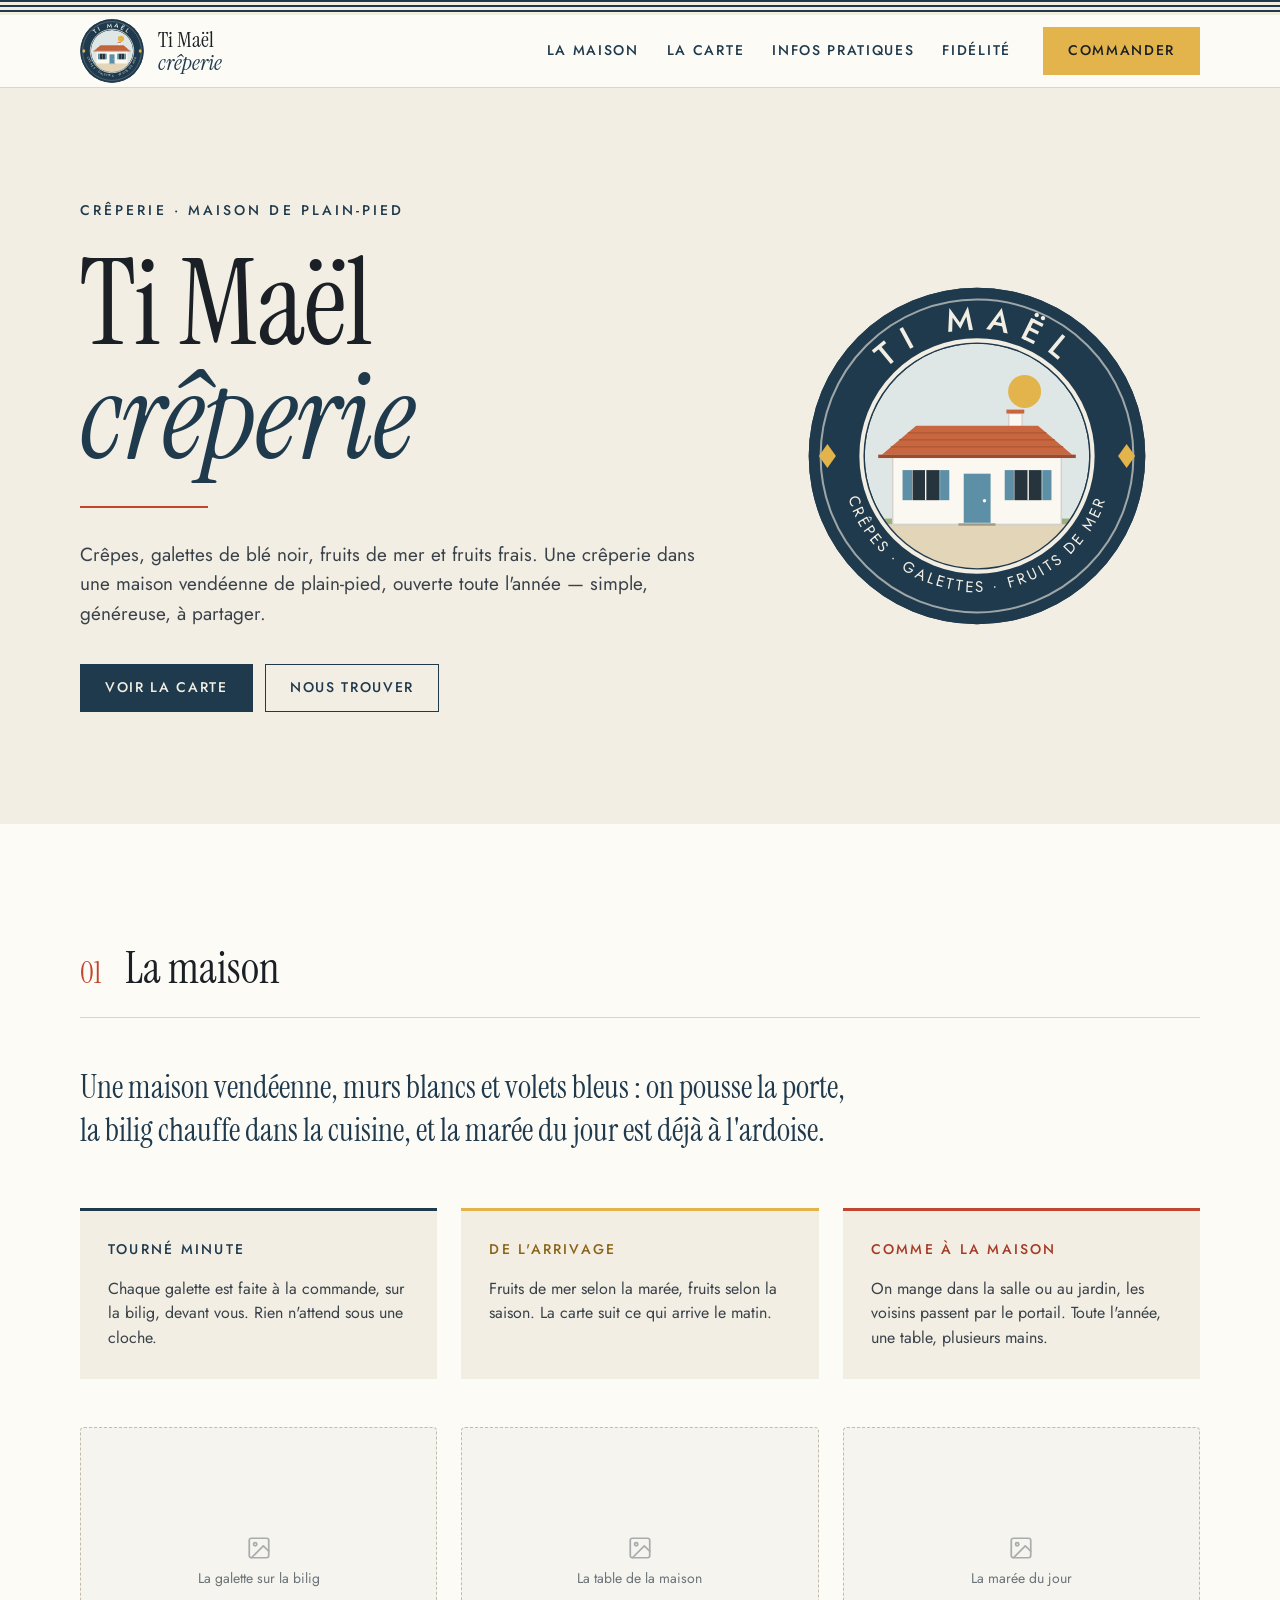
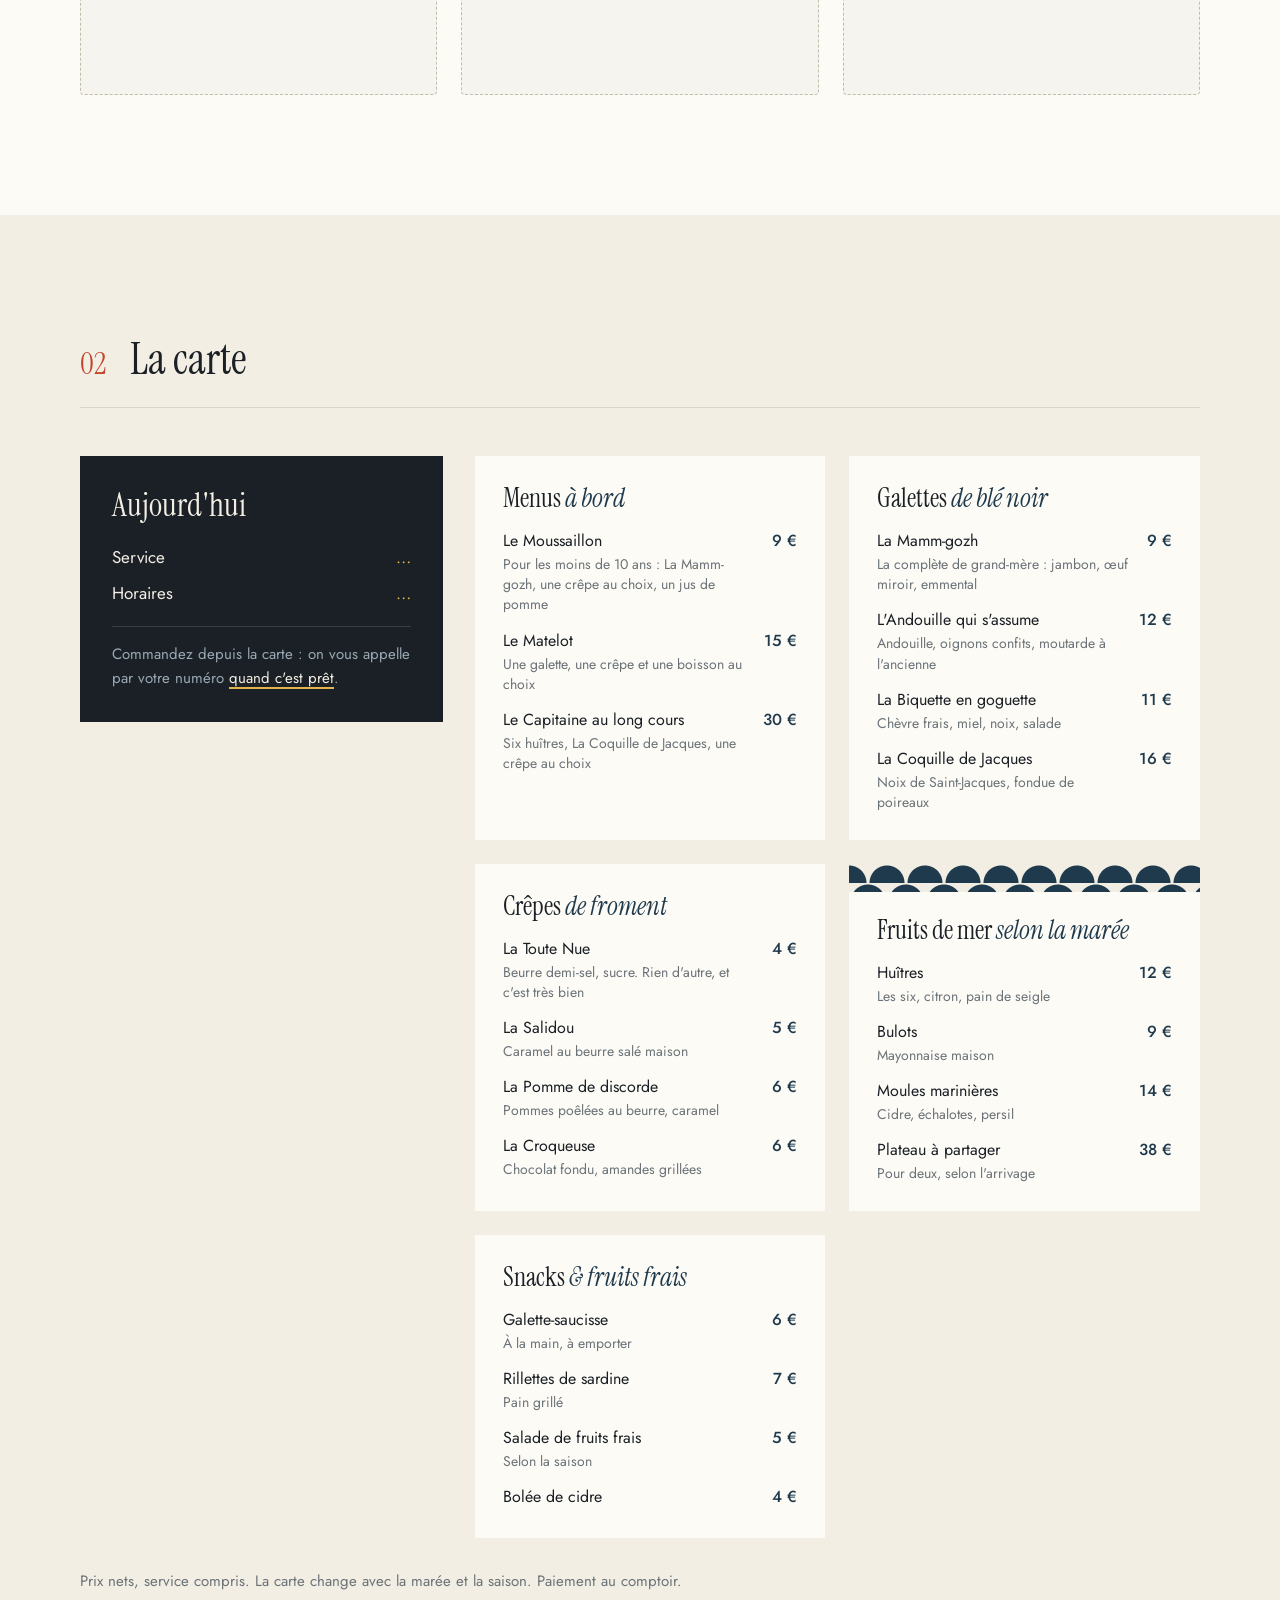
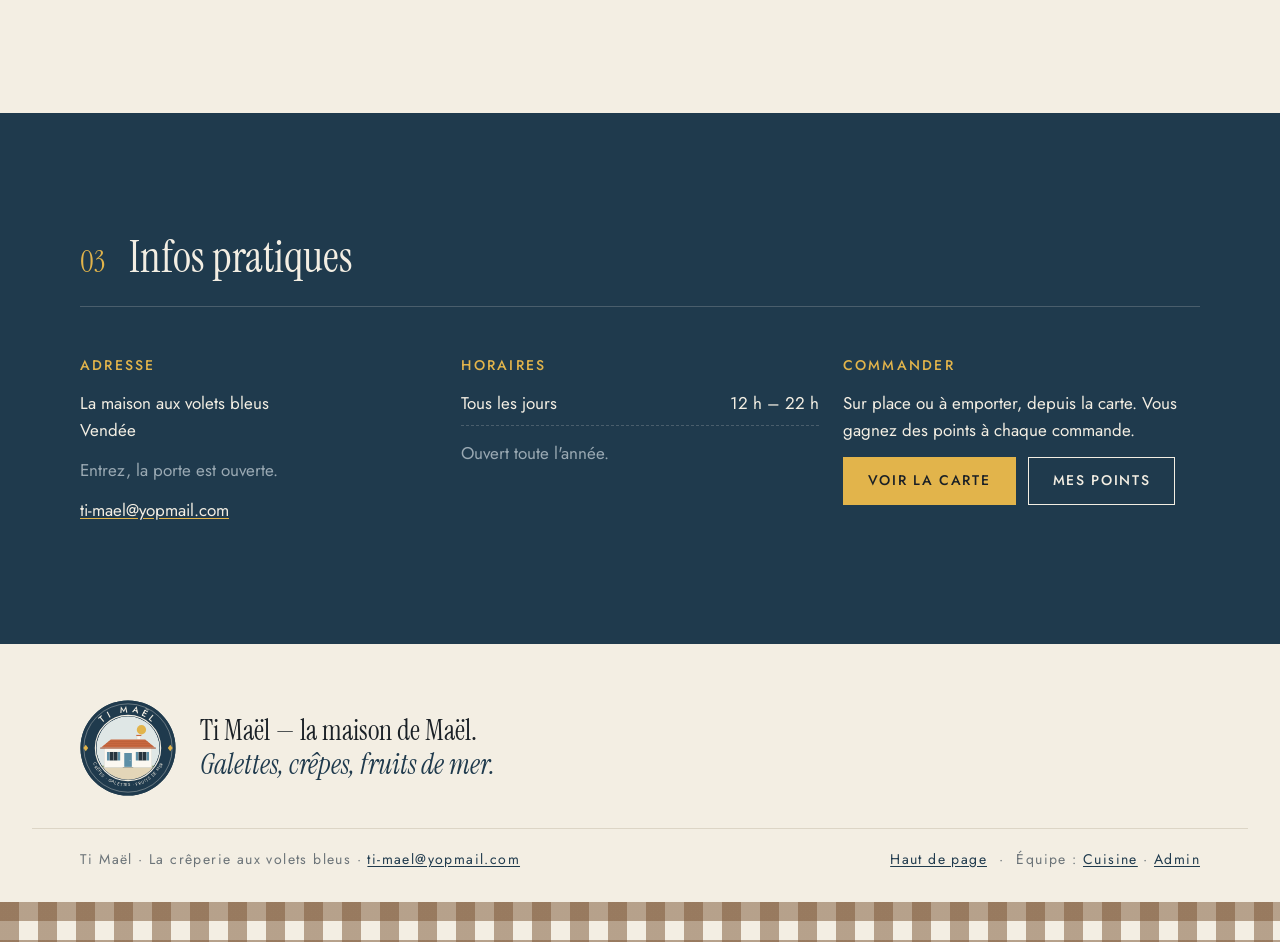
<file: index.html>
<!DOCTYPE html>
<html lang="fr">
<head>
<meta charset="utf-8">
<meta name="viewport" content="width=device-width, initial-scale=1">
<title>Ti Maël — La crêperie aux volets bleus</title>
<meta name="description" content="Ti Maël, crêperie en Vendée, dans une maison de plain-pied aux volets bleus : galettes de blé noir, crêpes, fruits de mer, snacks et fruits frais. Ouvert toute l'année.">
<meta name="theme-color" content="#1f3a4d">
<meta property="og:title" content="Ti Maël — La crêperie aux volets bleus">
<meta property="og:description" content="Galettes tournées minute, marée du jour à l'ardoise. Ouvert toute l'année.">
<meta property="og:image" content="assets/badge.svg">
<link rel="icon" href="assets/badge.svg" type="image/svg+xml">
<link rel="stylesheet" href="assets/fonts.css">
<link rel="stylesheet" href="assets/styles.css">
</head>
<body>

<!-- ==========================================================================
     Badge — dessin de référence de la charte, défini une seule fois.
     Chaque instance est un <use> qui hérite des couleurs par variables CSS
     (voir .badge / .badge--mono dans styles.css).
     ========================================================================== -->
<svg class="badge-source" aria-hidden="true" focusable="false" xmlns="http://www.w3.org/2000/svg">
  <defs>
    <path id="badge-arc-haut" d="M 26,100 A 74,74 0 0 1 174,100" fill="none"/>
    <path id="badge-arc-bas" d="M 20,100 A 80,80 0 0 0 180,100" fill="none"/>
    <symbol id="badge" viewBox="0 0 200 200">
      <circle cx="100" cy="100" r="99" fill="var(--badge-anneau)"/>
      <circle cx="100" cy="100" r="66" fill="var(--badge-ciel)"/>
      <g>
        <circle cx="128" cy="62" r="9.7" fill="var(--badge-soleil)"/>
        <rect x="30" y="136.8" width="140" height="3.6" fill="var(--badge-herbe)"/>
        <rect x="30" y="140.2" width="140" height="29.8" fill="var(--badge-sol)"/>
        <rect x="30" y="140.2" width="140" height="0.8" fill="var(--badge-contour)"/>
        <rect x="118.7" y="75" width="7.8" height="8" fill="var(--badge-mur)" stroke="var(--badge-contour)" stroke-width="0.8"/>
        <rect x="117.3" y="72.7" width="10.5" height="2.3" fill="var(--badge-tuile)"/>
        <rect x="50.4" y="99.5" width="99.2" height="40.7" fill="var(--badge-mur)" stroke="var(--badge-contour)" stroke-width="0.8"/>
        <path d="M 64.2,82.2 L 135.9,82.2 L 156,99.2 L 44,99.2 Z" fill="var(--badge-tuile)"/>
        <g fill="var(--badge-tuile-ombre)">
          <rect x="59.3" y="86" width="81.5" height="0.8"/>
          <rect x="54.3" y="90.1" width="91.4" height="0.8"/>
          <rect x="49.3" y="94.2" width="101.4" height="0.8"/>
        </g>
        <rect x="41.9" y="99.2" width="116.2" height="2" fill="var(--badge-avant-toit)"/>
        <g fill="var(--badge-volet)">
          <rect x="56.2" y="108.3" width="5.6" height="17.7"/>
          <rect x="78.3" y="108.3" width="5.4" height="17.7"/>
          <rect x="116.3" y="108.3" width="5.4" height="17.7"/>
          <rect x="138.4" y="108.3" width="5.4" height="17.7"/>
        </g>
        <g fill="var(--badge-vitre)">
          <rect x="62.1" y="108.3" width="15.9" height="17.7"/>
          <rect x="122" y="108.3" width="16" height="17.7"/>
        </g>
        <g fill="var(--badge-mur)">
          <rect x="69.4" y="108.3" width="0.8" height="17.7"/>
          <rect x="129.7" y="108.3" width="0.8" height="17.7"/>
        </g>
        <rect x="92.2" y="110.4" width="15.8" height="28.9" fill="var(--badge-porte)"/>
        <circle cx="104.4" cy="126.3" r="1" fill="var(--badge-mur)"/>
        <rect x="89.1" y="139.6" width="21.8" height="1.4" fill="var(--badge-seuil)"/>
      </g>
      <path d="M 100,1 A 99,99 0 1 0 100,199 A 99,99 0 1 0 100,1 Z M 100,34 A 66,66 0 1 1 100,166 A 66,66 0 1 1 100,34 Z" fill="var(--badge-anneau)" fill-rule="evenodd"/>
      <circle cx="100" cy="100" r="92" fill="none" stroke="var(--badge-lettrage)" stroke-width="1.2" opacity="0.6"/>
      <circle cx="100" cy="100" r="68" fill="none" stroke="var(--badge-lettrage)" stroke-width="2.4"/>
      <path d="M 12,93 L 17,100 L 12,107 L 7,100 Z" fill="var(--badge-marque)"/>
      <path d="M 188,93 L 193,100 L 188,107 L 183,100 Z" fill="var(--badge-marque)"/>
      <text fill="var(--badge-lettrage)" font-family="Jost, sans-serif" font-size="19" font-weight="500" letter-spacing="7"><textPath href="#badge-arc-haut" startOffset="50%" text-anchor="middle">TI MAËL</textPath></text>
      <text fill="var(--badge-lettrage)" font-family="Jost, sans-serif" font-size="9" font-weight="400" letter-spacing="1.6"><textPath href="#badge-arc-bas" startOffset="50%" text-anchor="middle">CRÊPES · GALETTES · FRUITS DE MER</textPath></text>
    </symbol>
  </defs>
</svg>

<a class="evitement" href="#contenu">Aller au contenu</a>

<!-- ==========================================================================
     En-tête — bandeau marinière + signature horizontale
     ========================================================================== -->
<header class="entete-site">
  <div class="bandeau-mariniere" aria-hidden="true"></div>
  <div class="entete-site__barre conteneur">
    <a class="signature" href="#haut" aria-label="Ti Maël, retour en haut de page">
      <svg class="badge signature__badge" viewBox="0 0 200 200" aria-hidden="true"><use href="#badge" width="200" height="200"/></svg>
      <span class="signature__nom">Ti Maël<br><span class="italique">crêperie</span></span>
    </a>
    <nav class="navigation" aria-label="Navigation principale">
      <a href="#maison">La maison</a>
      <a href="#carte">La carte</a>
      <a href="#infos">Infos pratiques</a>
      <a href="fidelite.html">Fidélité</a>
    </nav>
    <a class="bouton bouton--beurre entete-site__appel" href="#carte">Commander</a>
  </div>
</header>

<main id="contenu">

  <!-- ========================================================================
       Accueil
       ======================================================================== -->
  <section class="accueil" id="haut" aria-labelledby="titre-accueil">
    <div class="conteneur accueil__grille">
      <div class="accueil__corps">
        <p class="mention">Crêperie · maison de plain-pied</p>
        <h1 class="accueil__titre" id="titre-accueil">Ti Maël<br><span class="italique">crêperie</span></h1>
        <div class="filet-homard" aria-hidden="true"></div>
        <p class="accueil__accroche">Crêpes, galettes de blé noir, fruits de mer et fruits frais. Une crêperie dans une maison vendéenne de plain-pied, ouverte toute l'année — simple, généreuse, à partager.</p>
        <div class="accueil__actions">
          <a class="bouton bouton--ardoise" href="#carte">Voir la carte</a>
          <a class="bouton bouton--contour" href="#infos">Nous trouver</a>
        </div>
      </div>
      <div class="accueil__badge">
        <svg class="badge" viewBox="0 0 200 200" role="img" aria-label="Badge Ti Maël : la maison vendéenne de plain-pied, murs chaulés, toit de tuiles, volets bleus"><use href="#badge" width="200" height="200"/></svg>
      </div>
    </div>
  </section>

  <!-- ========================================================================
       La maison
       ======================================================================== -->
  <section class="section" id="maison" aria-labelledby="titre-maison">
    <div class="conteneur">
      <header class="entete">
        <span class="entete__numero">01</span>
        <h2 class="entete__titre" id="titre-maison">La maison</h2>
      </header>

      <p class="chapo">Une maison vendéenne, murs blancs et volets bleus : on pousse la porte, la bilig chauffe dans la cuisine, et la marée du jour est déjà à l'ardoise.</p>

      <div class="trio">
        <article class="principe">
          <h3 class="surtitre">Tourné minute</h3>
          <p class="principe__texte">Chaque galette est faite à la commande, sur la bilig, devant vous. Rien n'attend sous une cloche.</p>
        </article>
        <article class="principe principe--beurre">
          <h3 class="surtitre surtitre--beurre">De l'arrivage</h3>
          <p class="principe__texte">Fruits de mer selon la marée, fruits selon la saison. La carte suit ce qui arrive le matin.</p>
        </article>
        <article class="principe principe--homard">
          <h3 class="surtitre surtitre--alerte">Comme à la maison</h3>
          <p class="principe__texte">On mange dans la salle ou au jardin, les voisins passent par le portail. Toute l'année, une table, plusieurs mains.</p>
        </article>
      </div>

      <div class="galerie">
        <figure class="emplacement-photo">
          <svg width="26" height="26" viewBox="0 0 24 24" fill="none" stroke="currentColor" stroke-width="1.6" stroke-linecap="round" stroke-linejoin="round" aria-hidden="true"><rect x="3" y="3" width="18" height="18" rx="2"/><circle cx="8.5" cy="8.5" r="1.5"/><path d="m21 15-5-5L5 21"/></svg>
          <figcaption>La galette sur la bilig</figcaption>
        </figure>
        <figure class="emplacement-photo">
          <svg width="26" height="26" viewBox="0 0 24 24" fill="none" stroke="currentColor" stroke-width="1.6" stroke-linecap="round" stroke-linejoin="round" aria-hidden="true"><rect x="3" y="3" width="18" height="18" rx="2"/><circle cx="8.5" cy="8.5" r="1.5"/><path d="m21 15-5-5L5 21"/></svg>
          <figcaption>La table de la maison</figcaption>
        </figure>
        <figure class="emplacement-photo">
          <svg width="26" height="26" viewBox="0 0 24 24" fill="none" stroke="currentColor" stroke-width="1.6" stroke-linecap="round" stroke-linejoin="round" aria-hidden="true"><rect x="3" y="3" width="18" height="18" rx="2"/><circle cx="8.5" cy="8.5" r="1.5"/><path d="m21 15-5-5L5 21"/></svg>
          <figcaption>La marée du jour</figcaption>
        </figure>
      </div>
    </div>
  </section>

  <!-- ========================================================================
       La carte
       ======================================================================== -->
  <section class="section section--lin" id="carte" aria-labelledby="titre-carte">
    <div class="conteneur">
      <header class="entete">
        <span class="entete__numero">02</span>
        <h2 class="entete__titre" id="titre-carte">La carte</h2>
      </header>

      <div class="carte-du-jour">
        <!-- Ardoise : l'exception hors palette, assumée. Un seul mot souligné en Beurre salé.
             Elle affiche l'état du service, lu en direct dans la base. -->
        <div class="ardoise" id="ardoise">
          <p class="ardoise__titre">Aujourd'hui</p>
          <div class="ardoise__carte">
            <p class="ardoise__ligne"><span>Service</span><span class="ardoise__prix" data-service-etat>…</span></p>
            <p class="ardoise__ligne"><span>Horaires</span><span class="ardoise__prix" data-service-heures>…</span></p>
            <p class="ardoise__ligne" data-heure-mystere hidden><span data-heure-mystere-texte></span><span class="ardoise__prix" data-heure-mystere-prix></span></p>
          </div>
          <p class="ardoise__note" data-service-message>Commandez depuis la carte : on vous appelle par votre numéro <span class="ardoise__souligne">quand c'est prêt</span>.</p>
        </div>

        <!-- La carte est lue dans la base ; ce contenu fixe ne sert que si
             elle ne répond pas. -->
        <div class="menu" id="menu" aria-live="polite">
          <div class="rubrique">
            <h3 class="rubrique__titre">Menus <span class="italique">à bord</span></h3>
            <ul class="rubrique__liste">
              <li class="plat"><span class="plat__nom">Le Moussaillon<span class="plat__detail">Pour les moins de 10 ans : La Mamm-gozh, une crêpe au choix, un jus de pomme</span></span><span class="plat__prix">9 €</span></li>
              <li class="plat"><span class="plat__nom">Le Matelot<span class="plat__detail">Une galette, une crêpe et une boisson au choix</span></span><span class="plat__prix">15 €</span></li>
              <li class="plat"><span class="plat__nom">Le Capitaine au long cours<span class="plat__detail">Six huîtres, La Coquille de Jacques, une crêpe au choix</span></span><span class="plat__prix">30 €</span></li>
            </ul>
          </div>

          <div class="rubrique">
            <h3 class="rubrique__titre">Galettes <span class="italique">de blé noir</span></h3>
            <ul class="rubrique__liste">
              <li class="plat"><span class="plat__nom">La Mamm-gozh<span class="plat__detail">La complète de grand-mère : jambon, œuf miroir, emmental</span></span><span class="plat__prix">9 €</span></li>
              <li class="plat"><span class="plat__nom">L'Andouille qui s'assume<span class="plat__detail">Andouille, oignons confits, moutarde à l'ancienne</span></span><span class="plat__prix">12 €</span></li>
              <li class="plat"><span class="plat__nom">La Biquette en goguette<span class="plat__detail">Chèvre frais, miel, noix, salade</span></span><span class="plat__prix">11 €</span></li>
              <li class="plat"><span class="plat__nom">La Coquille de Jacques<span class="plat__detail">Noix de Saint-Jacques, fondue de poireaux</span></span><span class="plat__prix">16 €</span></li>
            </ul>
          </div>

          <div class="rubrique">
            <h3 class="rubrique__titre">Crêpes <span class="italique">de froment</span></h3>
            <ul class="rubrique__liste">
              <li class="plat"><span class="plat__nom">La Toute Nue<span class="plat__detail">Beurre demi-sel, sucre. Rien d'autre, et c'est très bien</span></span><span class="plat__prix">4 €</span></li>
              <li class="plat"><span class="plat__nom">La Salidou<span class="plat__detail">Caramel au beurre salé maison</span></span><span class="plat__prix">5 €</span></li>
              <li class="plat"><span class="plat__nom">La Pomme de discorde<span class="plat__detail">Pommes poêlées au beurre, caramel</span></span><span class="plat__prix">6 €</span></li>
              <li class="plat"><span class="plat__nom">La Croqueuse<span class="plat__detail">Chocolat fondu, amandes grillées</span></span><span class="plat__prix">6 €</span></li>
            </ul>
          </div>

          <div class="rubrique rubrique--mer">
            <div class="rubrique__motif motif--vagues" aria-hidden="true"></div>
            <h3 class="rubrique__titre">Fruits de mer <span class="italique">selon la marée</span></h3>
            <ul class="rubrique__liste">
              <li class="plat"><span class="plat__nom">Huîtres<span class="plat__detail">Les six, citron, pain de seigle</span></span><span class="plat__prix">12 €</span></li>
              <li class="plat"><span class="plat__nom">Bulots<span class="plat__detail">Mayonnaise maison</span></span><span class="plat__prix">9 €</span></li>
              <li class="plat"><span class="plat__nom">Moules marinières<span class="plat__detail">Cidre, échalotes, persil</span></span><span class="plat__prix">14 €</span></li>
              <li class="plat"><span class="plat__nom">Plateau à partager<span class="plat__detail">Pour deux, selon l'arrivage</span></span><span class="plat__prix">38 €</span></li>
            </ul>
          </div>

          <div class="rubrique">
            <h3 class="rubrique__titre">Snacks <span class="italique">&amp; fruits frais</span></h3>
            <ul class="rubrique__liste">
              <li class="plat"><span class="plat__nom">Galette-saucisse<span class="plat__detail">À la main, à emporter</span></span><span class="plat__prix">6 €</span></li>
              <li class="plat"><span class="plat__nom">Rillettes de sardine<span class="plat__detail">Pain grillé</span></span><span class="plat__prix">7 €</span></li>
              <li class="plat"><span class="plat__nom">Salade de fruits frais<span class="plat__detail">Selon la saison</span></span><span class="plat__prix">5 €</span></li>
              <li class="plat"><span class="plat__nom">Bolée de cidre</span><span class="plat__prix">4 €</span></li>
            </ul>
          </div>
        </div>
      </div>

      <p class="note">Prix nets, service compris. La carte change avec la marée et la saison. Paiement au comptoir.</p>
    </div>
  </section>

  <!-- ========================================================================
       Avis
       ======================================================================== -->
  <section class="section" id="avis" aria-labelledby="titre-avis" hidden>
    <div class="conteneur">
      <header class="entete">
        <span class="entete__numero">03</span>
        <h2 class="entete__titre" id="titre-avis">Ils sont passés</h2>
      </header>
      <div class="avis-liste" id="avis-liste"></div>
    </div>
  </section>

  <!-- ========================================================================
       Infos pratiques
       ======================================================================== -->
  <section class="section section--ardoise" id="infos" aria-labelledby="titre-infos">
    <div class="conteneur">
      <header class="entete entete--clair">
        <span class="entete__numero" data-numero-infos>03</span>
        <h2 class="entete__titre" id="titre-infos">Infos pratiques</h2>
      </header>

      <div class="trio infos">
        <div class="info">
          <h3 class="surtitre surtitre--clair">Adresse</h3>
          <p class="info__texte">La maison aux volets bleus<br>Vendée</p>
          <p class="info__texte info__texte--doux">Entrez, la porte est ouverte.</p>
          <p class="info__texte"><a class="lien-clair" href="mailto:ti-mael@yopmail.com">ti-mael@yopmail.com</a></p>
        </div>
        <div class="info">
          <h3 class="surtitre surtitre--clair">Horaires</h3>
          <dl class="horaires">
            <div><dt data-horaires-jours>Tous les jours</dt><dd data-horaires-heures>12 h – 22 h</dd></div>
          </dl>
          <p class="info__texte info__texte--doux" data-horaires-note>Ouvert toute l'année.</p>
        </div>
        <div class="info">
          <h3 class="surtitre surtitre--clair">Commander</h3>
          <p class="info__texte">Sur place ou à emporter, depuis la carte. Vous gagnez des points à chaque commande.</p>
          <div class="info__actions">
            <a class="bouton bouton--beurre" href="#carte">Voir la carte</a>
            <a class="bouton bouton--contour-clair" href="fidelite.html">Mes points</a>
          </div>
        </div>
      </div>
    </div>
  </section>

</main>

<!-- ==========================================================================
     Panier — barre fixe en bas d'écran, puis fenêtre de validation.
     ========================================================================== -->
<div class="panier-barre" id="panier-barre" hidden>
  <div class="conteneur panier-barre__corps">
    <p class="panier-barre__resume"><strong data-panier-nombre>0</strong> <span data-panier-mot>article</span> · <span data-panier-total>0 €</span></p>
    <button class="bouton bouton--beurre" type="button" data-ouvrir-panier>Voir le panier</button>
  </div>
</div>

<dialog class="fenetre" id="fenetre-article" aria-labelledby="article-titre">
  <form method="dialog" class="fenetre__corps" id="form-article">
    <header class="fenetre__entete">
      <h2 class="fenetre__titre" id="article-titre"></h2>
      <button class="fenetre__fermer" value="annuler" aria-label="Fermer">×</button>
    </header>
    <p class="fenetre__texte" id="article-description"></p>
    <div id="article-options"></div>
    <footer class="fenetre__pied">
      <div class="quantite">
        <button type="button" class="quantite__bouton" data-q="-1" aria-label="Un de moins">−</button>
        <output class="quantite__valeur" id="article-quantite">1</output>
        <button type="button" class="quantite__bouton" data-q="1" aria-label="Un de plus">+</button>
      </div>
      <button class="bouton bouton--ardoise" value="ajouter" id="article-ajouter">Ajouter</button>
    </footer>
  </form>
</dialog>

<dialog class="fenetre" id="fenetre-panier" aria-labelledby="panier-titre">
  <form class="fenetre__corps" id="form-panier" novalidate>
    <header class="fenetre__entete">
      <h2 class="fenetre__titre" id="panier-titre">Votre commande</h2>
      <button type="button" class="fenetre__fermer" data-fermer aria-label="Fermer">×</button>
    </header>

    <ul class="panier-lignes" id="panier-lignes"></ul>
    <p class="panier-total"><span>Total estimé</span><strong data-panier-total>0 €</strong></p>
    <p class="fenetre__texte fenetre__texte--doux">Les remises (fidélité, heure mystère…) sont calculées à la validation.</p>

    <fieldset class="champ">
      <legend class="champ__libelle">Où mangez-vous ?</legend>
      <div class="choix-segment">
        <label><input type="radio" name="mode" value="sur_place" checked> Sur place</label>
        <label><input type="radio" name="mode" value="a_emporter"> À emporter</label>
      </div>
    </fieldset>
    <label class="champ" data-champ-table>
      <span class="champ__libelle">Numéro de table <span class="champ__facultatif">facultatif</span></span>
      <input class="champ__saisie" name="table_numero" maxlength="10" inputmode="numeric" autocomplete="off">
    </label>
    <label class="champ">
      <span class="champ__libelle">Prénom</span>
      <input class="champ__saisie" name="client_nom" maxlength="80" autocomplete="given-name" required>
    </label>
    <label class="champ">
      <span class="champ__libelle">Téléphone <span class="champ__facultatif">pour cumuler des points</span></span>
      <input class="champ__saisie" name="client_tel" maxlength="30" type="tel" inputmode="tel" autocomplete="tel" placeholder="06 12 34 56 78">
    </label>
    <label class="champ">
      <span class="champ__libelle">Heure souhaitée <span class="champ__facultatif">sinon dès que possible</span></span>
      <input class="champ__saisie" name="heure_souhaitee" type="time" step="300">
    </label>
    <label class="champ">
      <span class="champ__libelle">Un mot pour la cuisine <span class="champ__facultatif">facultatif</span></span>
      <textarea class="champ__saisie" name="note" maxlength="200" rows="2"></textarea>
    </label>

    <p class="message-erreur" id="panier-erreur" role="alert" hidden></p>

    <footer class="fenetre__pied">
      <button type="button" class="bouton bouton--contour" data-vider>Vider</button>
      <button type="submit" class="bouton bouton--beurre" id="panier-valider">Commander</button>
    </footer>
  </form>
</dialog>

<script type="module" src="assets/accueil.js"></script>

<!-- ==========================================================================
     Pied de page
     ========================================================================== -->
<footer class="pied-site">
  <div class="conteneur pied-site__corps">
    <div class="pied-site__badge">
      <svg class="badge" viewBox="0 0 200 200" aria-hidden="true"><use href="#badge" width="200" height="200"/></svg>
    </div>
    <p class="pied-site__phrase">Ti Maël — la maison de Maël.<br><span class="italique">Galettes, crêpes, fruits de mer.</span></p>
  </div>
  <div class="conteneur pied-site__bas">
    <p class="pied">Ti Maël · La crêperie aux volets bleus · <a href="mailto:ti-mael@yopmail.com">ti-mael@yopmail.com</a></p>
    <p class="pied pied-site__liens">
      <a href="#haut">Haut de page</a>
      <span aria-hidden="true">·</span>
      <span>Équipe : <a href="cuisine.html">Cuisine</a> · <a href="gestion.html">Admin</a></span>
    </p>
  </div>
  <div class="bandeau-nappe" aria-hidden="true"></div>
</footer>

</body>
</html>
</file>
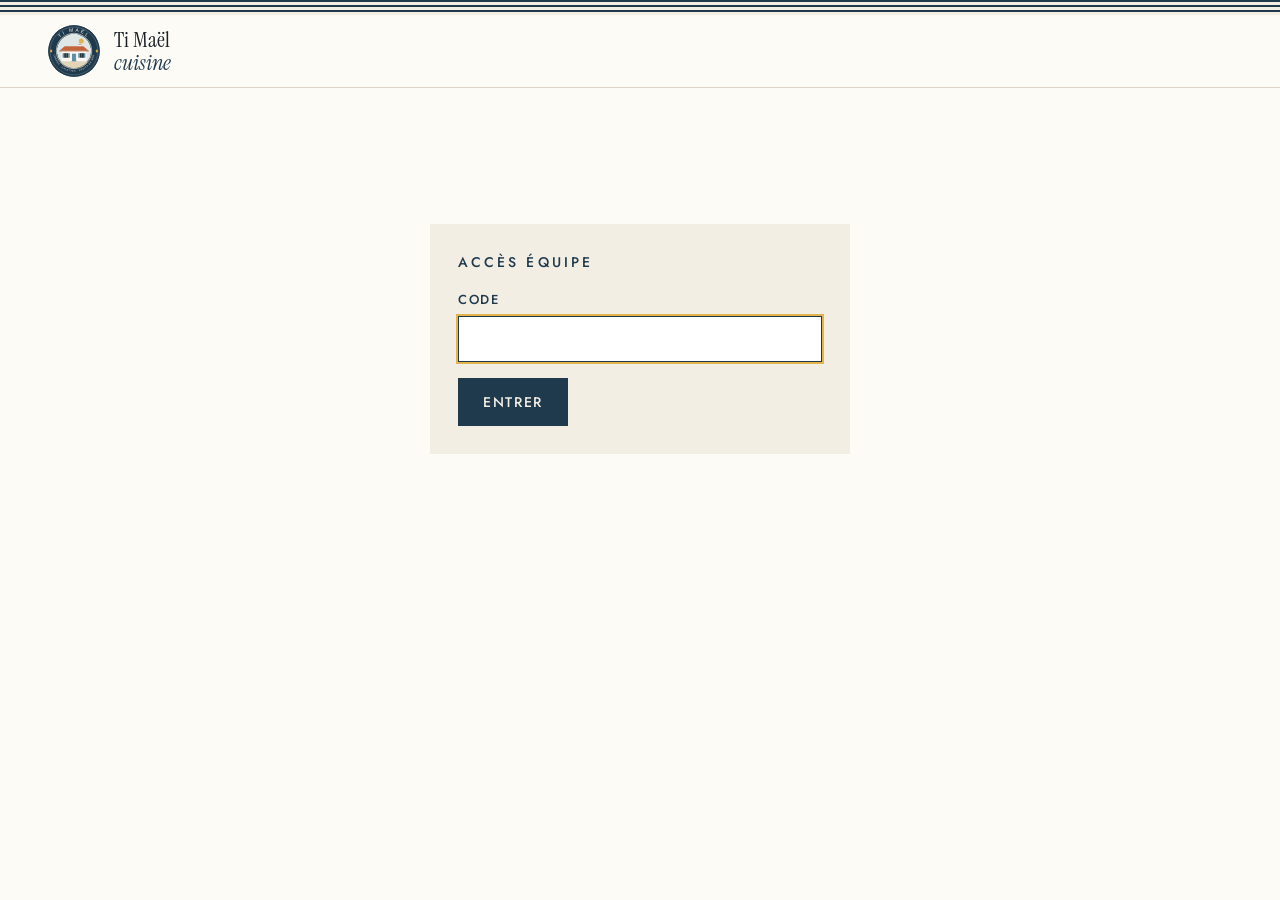
<file: cuisine.html>
<!DOCTYPE html>
<html lang="fr">
<head>
<meta charset="utf-8">
<meta name="viewport" content="width=device-width, initial-scale=1">
<title>Cuisine — Ti Maël</title>
<meta name="robots" content="noindex, nofollow">
<meta name="theme-color" content="#1f3a4d">
<link rel="icon" href="assets/badge.svg" type="image/svg+xml">
<link rel="stylesheet" href="assets/fonts.css">
<link rel="stylesheet" href="assets/styles.css">
<link rel="stylesheet" href="assets/equipe.css">
</head>
<body class="page-outil">

<header class="entete-outil">
  <div class="bandeau-mariniere" aria-hidden="true"></div>
  <div class="conteneur conteneur--large entete-outil__barre">
    <a class="signature" href="./">
      <img class="signature__badge" src="assets/badge.svg" alt="">
      <span class="signature__nom">Ti Maël<br><span class="italique">cuisine</span></span>
    </a>
    <nav class="entete-outil__liens" aria-label="Navigation" data-connecte hidden>
      <span class="service-pastille" id="service-pastille">…</span>
      <a href="gestion.html">Admin</a>
      <a href="ecran.html" target="_blank" rel="noopener">Écran de salle</a>
      <button type="button" data-deconnexion>Quitter</button>
    </nav>
  </div>
</header>

<main>
  <div class="conteneur conteneur--large">

    <form class="bloc porte" id="porte">
      <p class="mention">Accès équipe</p>
      <label class="champ">
        <span class="champ__libelle">Code</span>
        <input class="champ__saisie" name="pin" type="password" autocomplete="current-password" required>
      </label>
      <p class="message-erreur" role="alert" hidden></p>
      <p><button class="bouton bouton--ardoise">Entrer</button></p>
    </form>

    <div class="pile" data-connecte hidden>
      <div class="onglets" role="tablist">
        <button role="tab" aria-selected="true" data-onglet="en-cours">En cours <span class="compteur" id="compteur"></span></button>
        <button role="tab" aria-selected="false" data-onglet="ruptures">Ruptures</button>
        <button role="tab" aria-selected="false" data-onglet="service">Service</button>
        <button role="tab" aria-selected="false" data-onglet="passees">Passées</button>
      </div>

      <section data-panneau="en-cours">
        <div class="tickets" id="tickets"></div>
      </section>

      <section data-panneau="ruptures" hidden>
        <p class="plat__detail">Décochez un plat épuisé : il disparaît de la carte en ligne immédiatement.</p>
        <div class="ruptures" id="ruptures"></div>
      </section>

      <section data-panneau="service" hidden>
        <div class="bloc">
          <h2 class="surtitre">Prise de commandes en ligne</h2>
          <div class="choix-segment choix-segment--trois" id="service-mode">
            <label><input type="radio" name="service" value="auto"> Selon les horaires</label>
            <label><input type="radio" name="service" value="ouvert"> Forcer ouvert</label>
            <label><input type="radio" name="service" value="ferme"> Forcer fermé</label>
          </div>
          <p class="plat__detail" id="service-detail"></p>
        </div>
      </section>

      <section data-panneau="passees" hidden>
        <div class="tableau-defilant">
          <table class="tableau" id="passees"></table>
        </div>
      </section>
    </div>

  </div>
</main>

<script type="module" src="assets/cuisine.js"></script>
</body>
</html>
</file>
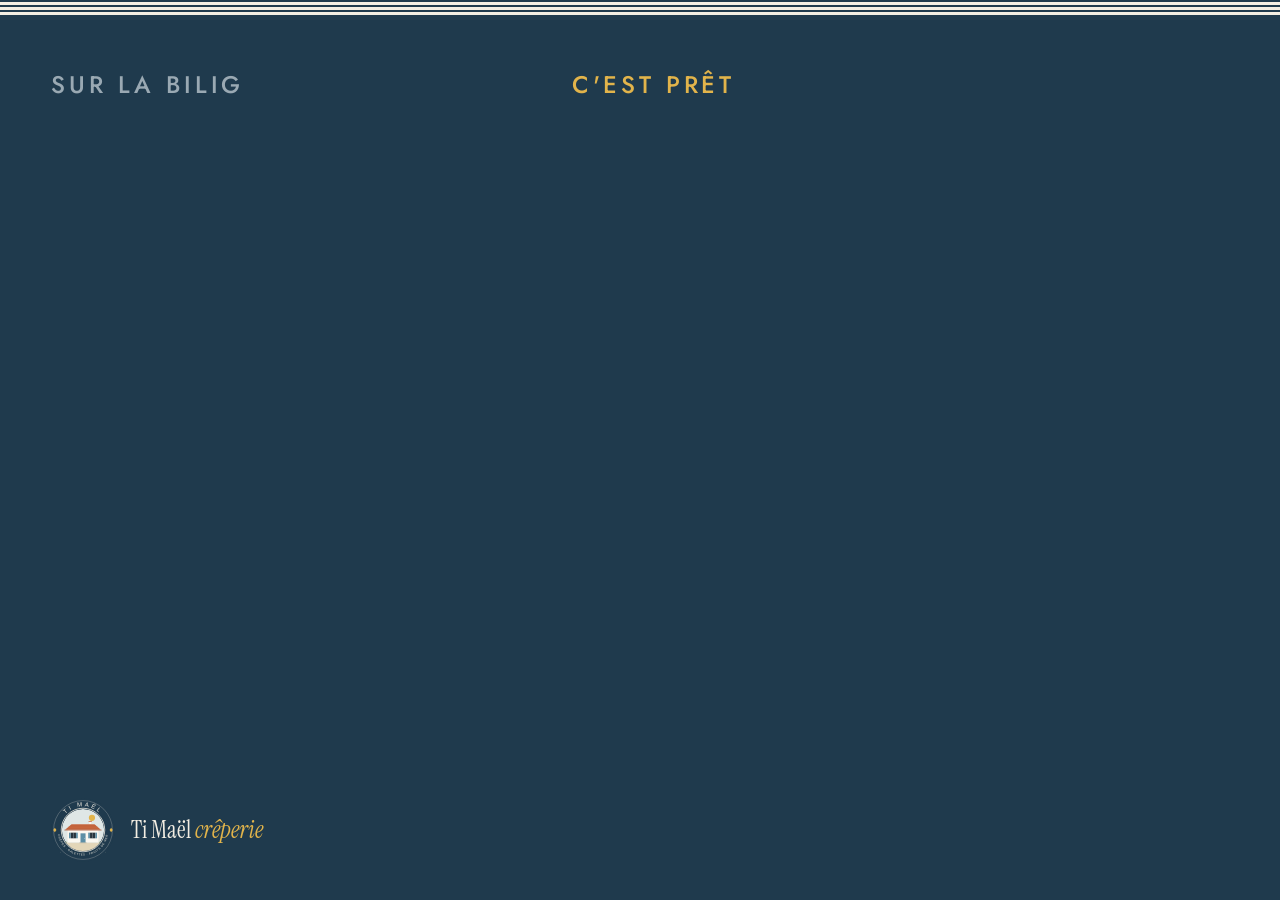
<file: ecran.html>
<!DOCTYPE html>
<html lang="fr">
<head>
<meta charset="utf-8">
<meta name="viewport" content="width=device-width, initial-scale=1">
<title>Écran de salle — Ti Maël</title>
<meta name="robots" content="noindex, nofollow">
<link rel="icon" href="assets/badge.svg" type="image/svg+xml">
<link rel="stylesheet" href="assets/fonts.css">
<link rel="stylesheet" href="assets/styles.css">
<style>
  body { min-height: 100dvh; display: flex; flex-direction: column; background: var(--ardoise); color: var(--lin); }
  .ecran { flex: 1; display: grid; grid-template-columns: 1fr 1.4fr; gap: 4vw; padding: 4vw; }
  .ecran h2 { font-family: var(--sans); font-weight: 500; font-size: clamp(1rem, 2vw, 1.5rem); letter-spacing: .16em; text-transform: uppercase; color: var(--gris-ardoise); margin-bottom: 2vw; }
  .ecran__colonne--pret h2 { color: var(--beurre); }
  .numeros { display: flex; flex-wrap: wrap; gap: 1.5vw 3vw; padding: 0; list-style: none; font-family: var(--serif); line-height: 1; }
  .ecran__colonne--attente .numeros { font-size: clamp(2.5rem, 6vw, 5rem); color: var(--gris-ardoise); }
  .ecran__colonne--pret .numeros { font-size: clamp(4rem, 11vw, 10rem); color: var(--lin); }
  .ecran__pied { display: flex; align-items: center; gap: 16px; padding: 0 4vw 3vw; }
  .ecran__pied img { width: 64px; height: 64px; }
  .ecran__pied p { font-family: var(--serif); font-size: 1.5rem; }
  @media (max-width: 700px) { .ecran { grid-template-columns: 1fr; } }
</style>
</head>
<body>
  <div class="bandeau-mariniere" aria-hidden="true"></div>
  <main class="ecran">
    <section class="ecran__colonne--attente">
      <h2>Sur la bilig</h2>
      <ul class="numeros" id="attente"></ul>
    </section>
    <section class="ecran__colonne--pret" aria-live="polite">
      <h2>C'est prêt</h2>
      <ul class="numeros" id="pret"></ul>
    </section>
  </main>
  <footer class="ecran__pied">
    <img src="assets/badge.svg" alt="">
    <p>Ti Maël <span class="italique" style="color:var(--beurre)">crêperie</span></p>
  </footer>
<script type="module">
  import { rpc } from "./assets/api.js";
  const li = (c) => `<li>${c.numero_jour}</li>`;
  async function actualiser() {
    try {
      const commandes = await rpc("commandes_ecran");
      document.querySelector("#pret").innerHTML = commandes.filter((c) => c.statut === "prete").map(li).join("");
      document.querySelector("#attente").innerHTML = commandes.filter((c) => c.statut !== "prete").map(li).join("");
    } catch { /* on réessaie au prochain tour */ }
  }
  actualiser();
  setInterval(actualiser, 5000);
</script>
</body>
</html>
</file>
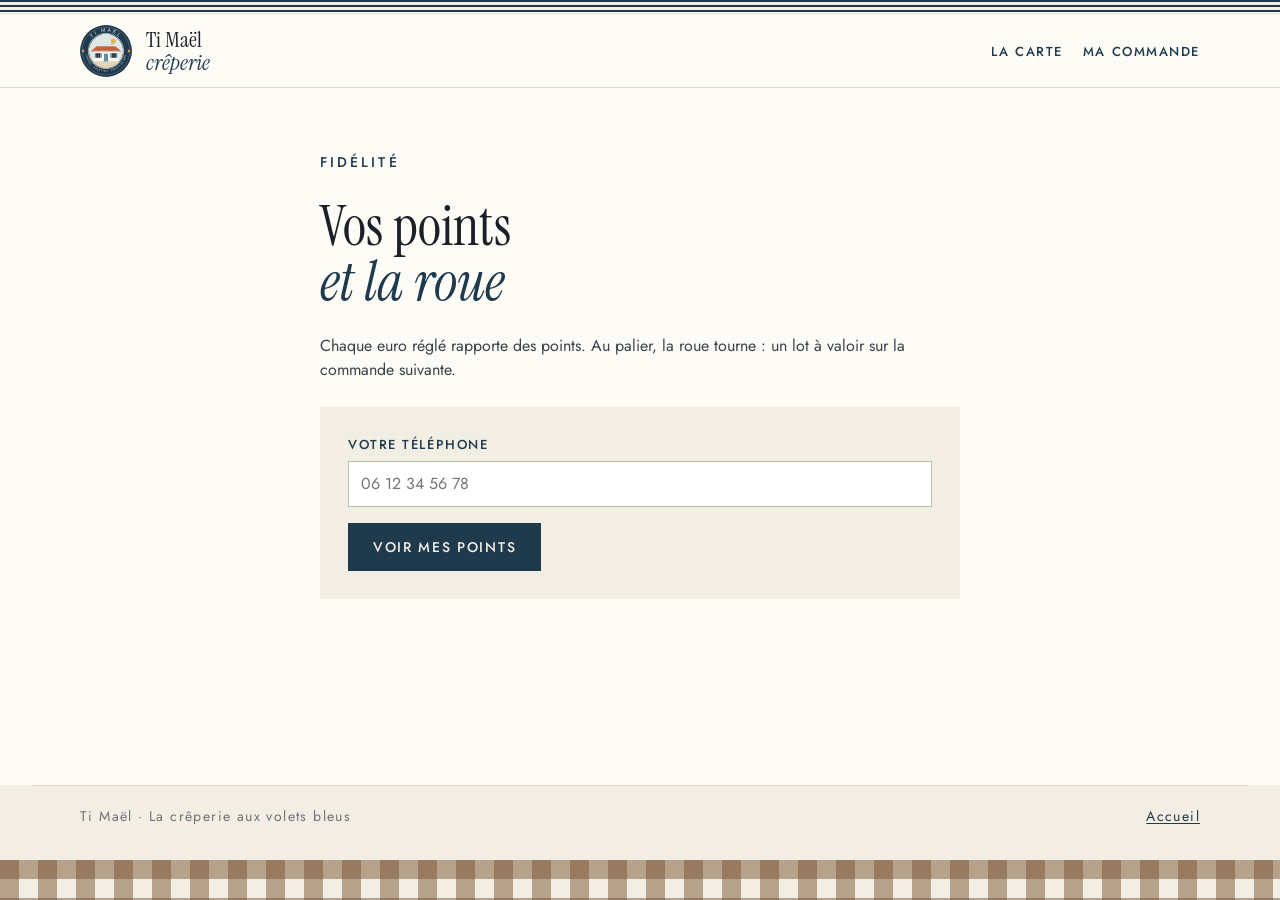
<file: fidelite.html>
<!DOCTYPE html>
<html lang="fr">
<head>
<meta charset="utf-8">
<meta name="viewport" content="width=device-width, initial-scale=1">
<title>Fidélité — Ti Maël</title>
<meta name="description" content="Vos points de fidélité Ti Maël et la roue des lots.">
<meta name="theme-color" content="#1f3a4d">
<link rel="icon" href="assets/badge.svg" type="image/svg+xml">
<link rel="stylesheet" href="assets/fonts.css">
<link rel="stylesheet" href="assets/styles.css">
<style>
  .jauge { height: 12px; background: var(--papier); box-shadow: inset 0 0 0 1px var(--filet); }
  .jauge__plein { height: 100%; background: var(--beurre); transition: width .6s; }
  .roue { position: relative; width: min(100%, 360px); aspect-ratio: 1; margin: 8px auto 0; }
  .roue svg { width: 100%; height: 100%; display: block; }
  .roue__disque { transition: transform 4.5s cubic-bezier(.17,.67,.2,1); transform-origin: 50% 50%; }
  .roue__fleche { position: absolute; left: 50%; top: -6px; width: 0; height: 0; transform: translateX(-50%);
    border-left: 14px solid transparent; border-right: 14px solid transparent; border-top: 24px solid var(--homard); }
  .avoirs { display: flex; flex-direction: column; gap: 8px; padding: 0; list-style: none; }
  .avoirs li { padding: 12px 14px; background: var(--papier); border-left: 3px solid var(--beurre); }
  @media (prefers-reduced-motion: reduce) { .roue__disque { transition-duration: .01s; } }
</style>
</head>
<body class="page-outil">

<header class="entete-outil">
  <div class="bandeau-mariniere" aria-hidden="true"></div>
  <div class="conteneur entete-outil__barre">
    <a class="signature" href="./">
      <img class="signature__badge" src="assets/badge.svg" alt="">
      <span class="signature__nom">Ti Maël<br><span class="italique">crêperie</span></span>
    </a>
    <nav class="entete-outil__liens" aria-label="Navigation">
      <a href="./#carte">La carte</a>
      <a href="suivi.html">Ma commande</a>
    </nav>
  </div>
</header>

<main>
  <div class="conteneur conteneur--etroit pile">
    <p class="mention">Fidélité</p>
    <h1 class="titre-outil">Vos points<br><span class="italique">et la roue</span></h1>
    <p class="fenetre__texte">Chaque euro réglé rapporte des points. Au palier, la roue tourne : un lot à valoir sur la commande suivante.</p>

    <form class="bloc" id="form-tel">
      <label class="champ">
        <span class="champ__libelle">Votre téléphone</span>
        <input class="champ__saisie" name="tel" type="tel" inputmode="tel" autocomplete="tel" placeholder="06 12 34 56 78" required>
      </label>
      <p class="message-erreur" role="alert" hidden></p>
      <p><button class="bouton bouton--ardoise">Voir mes points</button></p>
    </form>

    <div id="compte" class="pile" hidden></div>
  </div>
</main>

<footer class="pied-site">
  <div class="conteneur pied-site__bas">
    <p class="pied">Ti Maël · La crêperie aux volets bleus</p>
    <p class="pied"><a href="./">Accueil</a></p>
  </div>
  <div class="bandeau-nappe" aria-hidden="true"></div>
</footer>

<script type="module" src="assets/fidelite.js"></script>
</body>
</html>
</file>
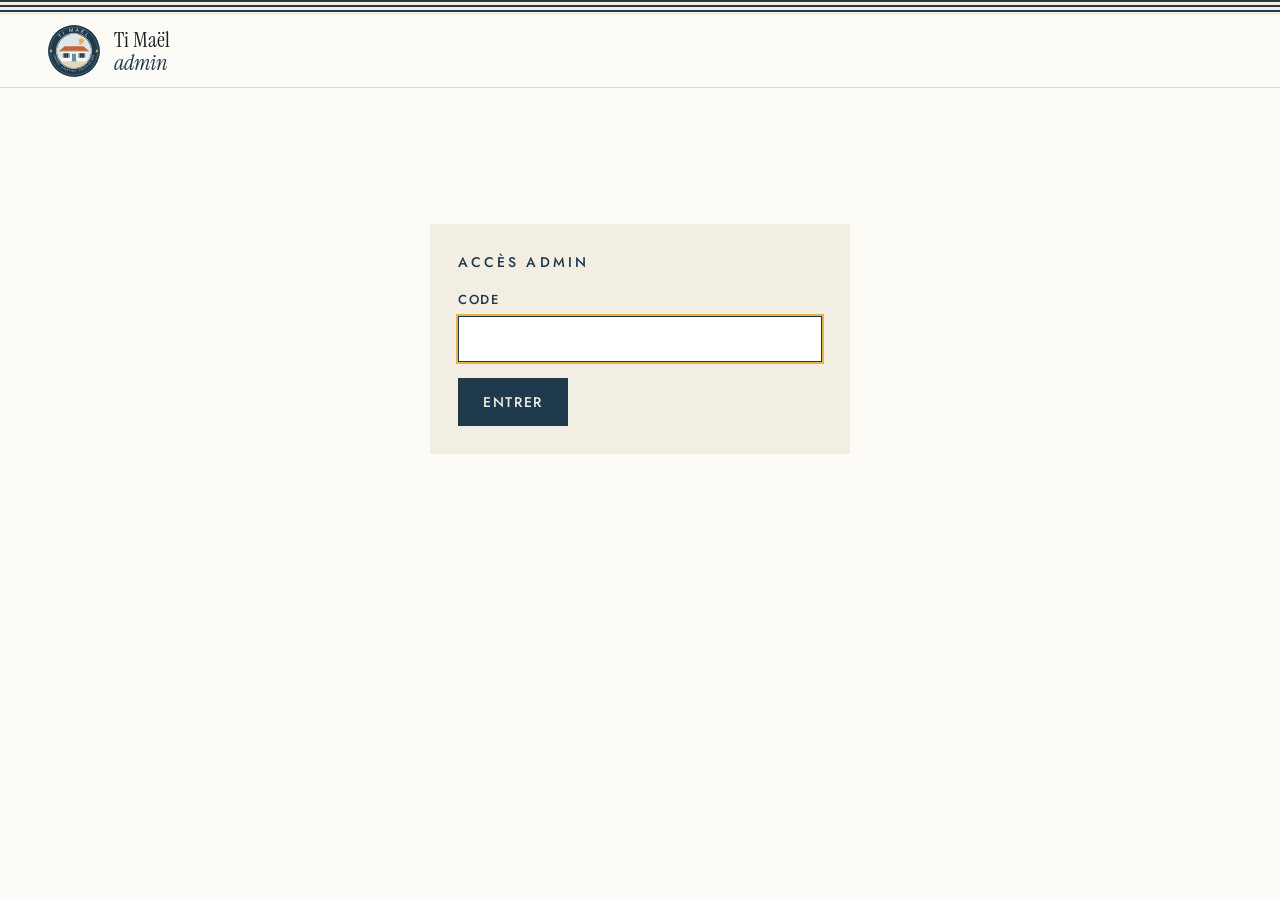
<file: gestion.html>
<!DOCTYPE html>
<html lang="fr">
<head>
<meta charset="utf-8">
<meta name="viewport" content="width=device-width, initial-scale=1">
<title>Admin — Ti Maël</title>
<meta name="robots" content="noindex, nofollow">
<meta name="theme-color" content="#1f3a4d">
<link rel="icon" href="assets/badge.svg" type="image/svg+xml">
<link rel="stylesheet" href="assets/fonts.css">
<link rel="stylesheet" href="assets/styles.css">
<link rel="stylesheet" href="assets/equipe.css">
</head>
<body class="page-outil">

<header class="entete-outil">
  <div class="bandeau-mariniere" aria-hidden="true"></div>
  <div class="conteneur conteneur--large entete-outil__barre">
    <a class="signature" href="./">
      <img class="signature__badge" src="assets/badge.svg" alt="">
      <span class="signature__nom">Ti Maël<br><span class="italique">admin</span></span>
    </a>
    <nav class="entete-outil__liens" aria-label="Navigation" data-connecte hidden>
      <a href="cuisine.html">Cuisine</a>
      <a href="./" target="_blank" rel="noopener">Voir le site</a>
      <button type="button" data-deconnexion>Quitter</button>
    </nav>
  </div>
</header>

<main>
  <div class="conteneur conteneur--large">

    <form class="bloc porte" id="porte">
      <p class="mention">Accès admin</p>
      <label class="champ">
        <span class="champ__libelle">Code</span>
        <input class="champ__saisie" name="pin" type="password" autocomplete="current-password" required>
      </label>
      <p class="message-erreur" role="alert" hidden></p>
      <p><button class="bouton bouton--ardoise">Entrer</button></p>
    </form>

    <div class="pile" data-connecte hidden>
      <div class="onglets" role="tablist">
        <button role="tab" aria-selected="true" data-onglet="carte">La carte</button>
        <button role="tab" aria-selected="false" data-onglet="horaires">Horaires</button>
        <button role="tab" aria-selected="false" data-onglet="remises">Remises &amp; fidélité</button>
        <button role="tab" aria-selected="false" data-onglet="roue">La roue</button>
        <button role="tab" aria-selected="false" data-onglet="avis">Avis</button>
      </div>

      <!-- La carte ------------------------------------------------------ -->
      <section data-panneau="carte" class="pile">
        <div id="carte-rubriques" class="pile"></div>
        <form class="bloc" id="form-nouvelle-rubrique">
          <h2 class="surtitre">Nouvelle rubrique</h2>
          <div class="grille-champs">
            <label class="champ"><span class="champ__libelle">Nom</span>
              <input class="champ__saisie" name="nom" required placeholder="Galettes de blé noir"></label>
            <label class="champ"><span class="champ__libelle">Ordre</span>
              <input class="champ__saisie" name="position" type="number" value="50"></label>
          </div>
          <p><button class="bouton bouton--ardoise">Ajouter la rubrique</button></p>
        </form>
      </section>

      <!-- Horaires ------------------------------------------------------ -->
      <section data-panneau="horaires" hidden>
        <form class="bloc" id="form-service">
          <h2 class="surtitre">Ouverture des commandes en ligne</h2>
          <div class="choix-segment choix-segment--trois">
            <label><input type="radio" name="mode" value="auto"> Selon les horaires</label>
            <label><input type="radio" name="mode" value="ouvert"> Forcer ouvert</label>
            <label><input type="radio" name="mode" value="ferme"> Forcer fermé</label>
          </div>
          <div class="grille-champs">
            <label class="champ"><span class="champ__libelle">Ouverture</span>
              <input class="champ__saisie" name="debut" type="time" required></label>
            <label class="champ"><span class="champ__libelle">Fermeture</span>
              <input class="champ__saisie" name="fin" type="time" required></label>
          </div>
          <fieldset class="champ">
            <legend class="champ__libelle">Jours d'ouverture</legend>
            <div class="cases" id="cases-jours"></div>
          </fieldset>
          <label class="champ"><span class="champ__libelle">Message quand c'est fermé</span>
            <textarea class="champ__saisie" name="message" rows="2" maxlength="300"></textarea></label>
          <label class="champ"><span class="champ__libelle">Message de fermeture longue <span class="champ__facultatif">affiché si « Forcer fermé » ; vide = aucun</span></span>
            <textarea class="champ__saisie" name="message_saison" rows="2" maxlength="300"></textarea></label>
          <p><button class="bouton bouton--ardoise">Enregistrer</button></p>
        </form>
      </section>

      <!-- Remises & fidélité -------------------------------------------- -->
      <section data-panneau="remises" hidden class="grille-blocs">
        <form class="bloc" data-reglage="fidelite">
          <h2 class="surtitre">Points de fidélité</h2>
          <label class="interrupteur"><input type="checkbox" name="actif"><span>Actif</span></label>
          <div class="grille-champs">
            <label class="champ"><span class="champ__libelle">Points par euro</span>
              <input class="champ__saisie" name="points_par_euro" type="number" min="1" max="10"></label>
            <label class="champ"><span class="champ__libelle">Palier de la roue</span>
              <input class="champ__saisie" name="seuil" type="number" min="10" max="10000"></label>
          </div>
          <input type="hidden" name="remise_cents" value="1000">
          <p><button class="bouton bouton--ardoise">Enregistrer</button></p>
        </form>

        <form class="bloc" data-reglage="remise_quantite">
          <h2 class="surtitre">Remise sur la quantité</h2>
          <p class="plat__detail">Le même plat commandé plusieurs fois : remise sur les suivants.</p>
          <label class="interrupteur"><input type="checkbox" name="actif"><span>Actif</span></label>
          <div class="grille-champs">
            <label class="champ"><span class="champ__libelle">À partir de</span>
              <input class="champ__saisie" name="des" type="number" min="2" max="10"></label>
            <label class="champ"><span class="champ__libelle">Remise %</span>
              <input class="champ__saisie" name="pourcentage" type="number" min="1" max="100"></label>
          </div>
          <p><button class="bouton bouton--ardoise">Enregistrer</button></p>
        </form>

        <form class="bloc" data-reglage="happy_hour">
          <h2 class="surtitre">Heure mystère / happy hour</h2>
          <label class="interrupteur"><input type="checkbox" name="actif"><span>Actif</span></label>
          <label class="champ"><span class="champ__libelle">Mode</span>
            <select class="champ__saisie" name="mode">
              <option value="aleatoire">Heure mystère (une heure tirée au sort par tranche de 6 h)</option>
              <option value="fixe">Plage fixe</option>
            </select></label>
          <label class="champ"><span class="champ__libelle">Rubrique concernée</span>
            <select class="champ__saisie" name="rayon_slug" data-liste-rubriques></select></label>
          <div class="grille-champs">
            <label class="champ"><span class="champ__libelle">Début (plage fixe)</span>
              <input class="champ__saisie" name="debut" type="time"></label>
            <label class="champ"><span class="champ__libelle">Fin (plage fixe)</span>
              <input class="champ__saisie" name="fin" type="time"></label>
            <label class="champ"><span class="champ__libelle">Remise %</span>
              <input class="champ__saisie" name="pourcentage" type="number" min="1" max="100"></label>
          </div>
          <p><button class="bouton bouton--ardoise">Enregistrer</button></p>
        </form>

        <form class="bloc" data-reglage="tampons">
          <h2 class="surtitre">Carte à tampons</h2>
          <p class="plat__detail">La n-ième de la rubrique offerte (téléphone requis à la commande).</p>
          <label class="interrupteur"><input type="checkbox" name="actif"><span>Actif</span></label>
          <div class="grille-champs">
            <label class="champ"><span class="champ__libelle">Rubrique</span>
              <select class="champ__saisie" name="rayon_slug" data-liste-rubriques></select></label>
            <label class="champ"><span class="champ__libelle">Offerte tous les</span>
              <input class="champ__saisie" name="nieme" type="number" min="2" max="30"></label>
          </div>
          <p><button class="bouton bouton--ardoise">Enregistrer</button></p>
        </form>
      </section>

      <!-- La roue -------------------------------------------------------- -->
      <section data-panneau="roue" hidden>
        <form class="bloc" id="form-roue">
          <h2 class="surtitre">Lots de la roue</h2>
          <label class="interrupteur"><input type="checkbox" name="actif"><span>Roue active</span></label>
          <p class="plat__detail">Le poids règle la chance : un lot de poids 4 sort quatre fois plus qu'un lot de poids 1.</p>
          <div class="tableau-defilant">
            <table class="tableau tableau--saisie">
              <thead><tr><th>Titre</th><th>Type</th><th>Cible</th><th>Remise €</th><th>Poids</th><th></th></tr></thead>
              <tbody id="lots"></tbody>
            </table>
          </div>
          <p class="rangee">
            <button type="button" class="bouton bouton--contour" id="ajouter-lot">Ajouter un lot</button>
            <button class="bouton bouton--ardoise">Enregistrer la roue</button>
          </p>
        </form>
      </section>

      <!-- Avis ----------------------------------------------------------- -->
      <section data-panneau="avis" hidden>
        <div id="liste-avis" class="pile"></div>
      </section>
    </div>

  </div>
</main>

<!-- Fiche article -->
<dialog class="fenetre fenetre--large" id="fenetre-plat" aria-labelledby="plat-titre">
  <form class="fenetre__corps" id="form-plat">
    <header class="fenetre__entete">
      <h2 class="fenetre__titre" id="plat-titre">Plat</h2>
      <button type="button" class="fenetre__fermer" data-fermer aria-label="Fermer">×</button>
    </header>
    <input type="hidden" name="id">
    <div class="grille-champs">
      <label class="champ"><span class="champ__libelle">Nom</span>
        <input class="champ__saisie" name="nom" required maxlength="80"></label>
      <label class="champ"><span class="champ__libelle">Prix €</span>
        <input class="champ__saisie" name="prix" type="number" min="0" max="500" step="0.1" required></label>
    </div>
    <label class="champ"><span class="champ__libelle">Description <span class="champ__facultatif">facultatif</span></span>
      <input class="champ__saisie" name="description" maxlength="200"></label>
    <div class="grille-champs">
      <label class="champ"><span class="champ__libelle">Rubrique</span>
        <select class="champ__saisie" name="rayon_id" id="plat-rubrique"></select></label>
      <label class="champ"><span class="champ__libelle">Ordre</span>
        <input class="champ__saisie" name="position" type="number"></label>
    </div>
    <label class="interrupteur"><input type="checkbox" name="disponible"><span>Disponible à la carte</span></label>

    <details class="replie">
      <summary>Choix proposé au client <span class="champ__facultatif">recette, parfum…</span></summary>
      <div class="pile pile--serre">
        <label class="champ"><span class="champ__libelle">Intitulé du choix</span>
          <input class="champ__saisie" name="variante_titre" maxlength="30" placeholder="Garniture"></label>
        <label class="champ"><span class="champ__libelle">Valeurs <span class="champ__facultatif">une par ligne ; « Nom : description » si besoin</span></span>
          <textarea class="champ__saisie" name="variante_valeurs" rows="4"></textarea></label>
      </div>
    </details>

    <details class="replie">
      <summary>Formule <span class="champ__facultatif">un plat à choisir dans chaque rubrique cochée</span></summary>
      <div class="cases" id="plat-formule"></div>
    </details>

    <details class="replie">
      <summary>Suppléments <span class="champ__facultatif">payants, facultatifs</span></summary>
      <label class="champ"><span class="champ__libelle">Un par ligne : « Nom ; prix € »</span>
        <textarea class="champ__saisie" name="supplements" rows="4" placeholder="Œuf ; 1&#10;Fromage râpé ; 1,5"></textarea></label>
    </details>

    <label class="interrupteur"><input type="checkbox" name="debloque_par_roue"><span>Réservé aux gagnants de la roue (masqué de la carte)</span></label>

    <p class="message-erreur" role="alert" hidden></p>
    <footer class="fenetre__pied">
      <button type="button" class="bouton bouton--texte" data-supprimer>Supprimer</button>
      <button class="bouton bouton--ardoise">Enregistrer</button>
    </footer>
  </form>
</dialog>

<script type="module" src="assets/gestion.js"></script>
</body>
</html>
</file>
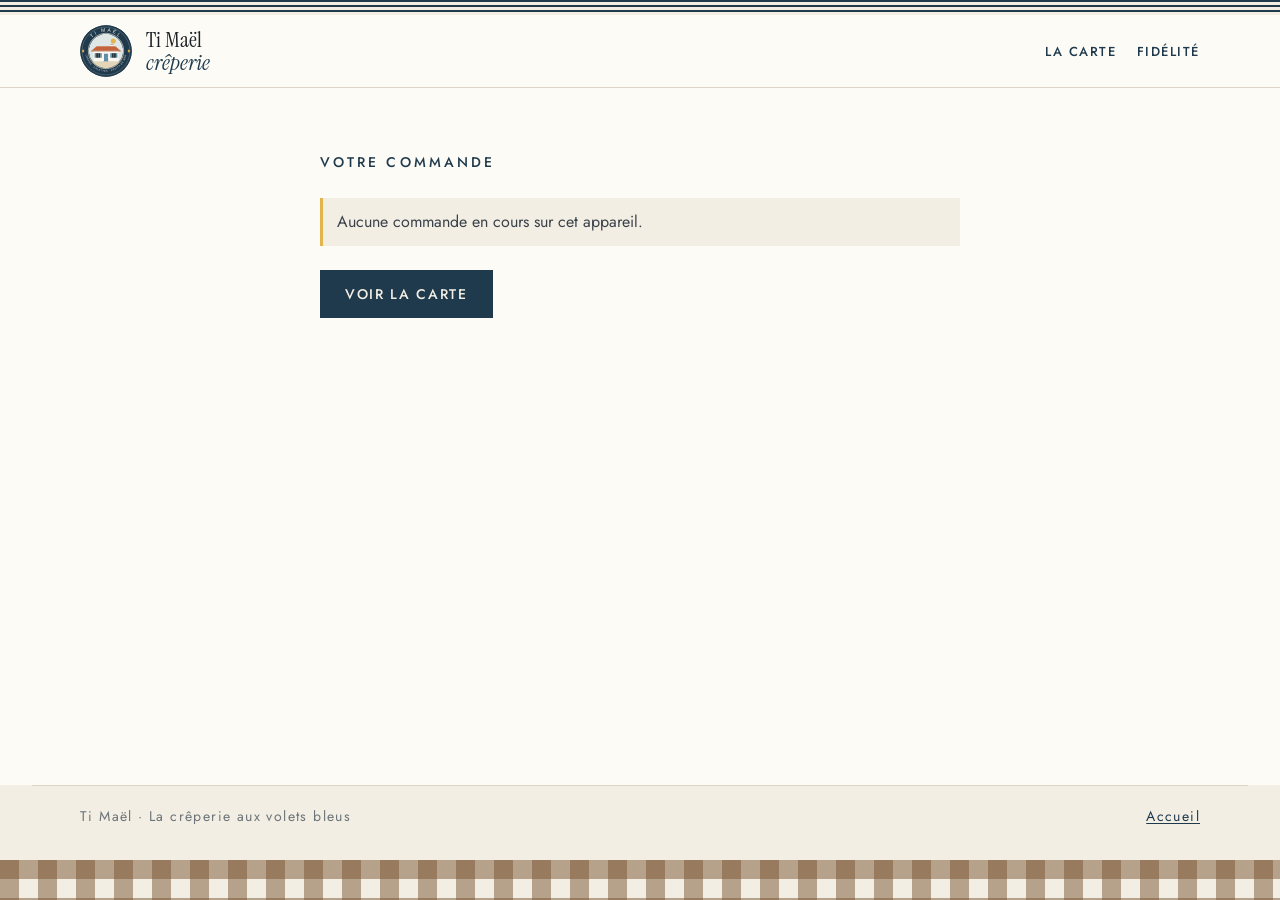
<file: suivi.html>
<!DOCTYPE html>
<html lang="fr">
<head>
<meta charset="utf-8">
<meta name="viewport" content="width=device-width, initial-scale=1">
<title>Votre commande — Ti Maël</title>
<meta name="robots" content="noindex">
<meta name="theme-color" content="#1f3a4d">
<link rel="icon" href="assets/badge.svg" type="image/svg+xml">
<link rel="stylesheet" href="assets/fonts.css">
<link rel="stylesheet" href="assets/styles.css">
</head>
<body class="page-outil">

<header class="entete-outil">
  <div class="bandeau-mariniere" aria-hidden="true"></div>
  <div class="conteneur entete-outil__barre">
    <a class="signature" href="./">
      <img class="signature__badge" src="assets/badge.svg" alt="">
      <span class="signature__nom">Ti Maël<br><span class="italique">crêperie</span></span>
    </a>
    <nav class="entete-outil__liens" aria-label="Navigation">
      <a href="./#carte">La carte</a>
      <a href="fidelite.html">Fidélité</a>
    </nav>
  </div>
</header>

<main>
  <div class="conteneur conteneur--etroit pile" id="suivi">
    <p class="mention">Votre commande</p>
    <p class="message-info" id="suivi-chargement">Un instant, on regarde en cuisine…</p>
  </div>
</main>

<footer class="pied-site">
  <div class="conteneur pied-site__bas">
    <p class="pied">Ti Maël · La crêperie aux volets bleus</p>
    <p class="pied"><a href="./">Accueil</a></p>
  </div>
  <div class="bandeau-nappe" aria-hidden="true"></div>
</footer>

<script type="module" src="assets/suivi.js"></script>
</body>
</html>
</file>
<file: assets/fonts.css>
/* --------------------------------------------------------------------------
   Polices de la charte, auto-hébergées : le document s'imprime à l'identique
   hors ligne, sans dépendance à un CDN.
   Instrument Serif et Jost sont sous SIL Open Font License 1.1
   (voir assets/fonts/OFL.txt). Jost est fourni en fonte variable :
   une seule ressource couvre les graisses 100 à 900.

   Les fontes sont encodées en data: URI pour que index.html s'affiche
   correctement par simple double-clic (file://), sans serveur ni réseau.
   Les .woff2 d'origine restent dans assets/fonts/ pour les autres supports.
   -------------------------------------------------------------------------- */

/* Instrument Serif italic — latin-ext */
@font-face {
  font-family: 'Instrument Serif';
  font-style: italic;
  font-weight: 400;
  font-display: swap;
  src: url('[data-uri]') format('woff2');
  unicode-range: U+0100-02BA, U+02BD-02C5, U+02C7-02CC, U+02CE-02D7, U+02DD-02FF, U+0304, U+0308, U+0329, U+1D00-1DBF, U+1E00-1E9F, U+1EF2-1EFF, U+2020, U+20A0-20AB, U+20AD-20C0, U+2113, U+2C60-2C7F, U+A720-A7FF;
}

/* Instrument Serif italic — latin */
@font-face {
  font-family: 'Instrument Serif';
  font-style: italic;
  font-weight: 400;
  font-display: swap;
  src: url('[data-uri]') format('woff2');
  unicode-range: U+0000-00FF, U+0131, U+0152-0153, U+02BB-02BC, U+02C6, U+02DA, U+02DC, U+0304, U+0308, U+0329, U+2000-206F, U+20AC, U+2122, U+2191, U+2193, U+2212, U+2215, U+FEFF, U+FFFD;
}

/* Instrument Serif — latin-ext */
@font-face {
  font-family: 'Instrument Serif';
  font-style: normal;
  font-weight: 400;
  font-display: swap;
  src: url('[data-uri]') format('woff2');
  unicode-range: U+0100-02BA, U+02BD-02C5, U+02C7-02CC, U+02CE-02D7, U+02DD-02FF, U+0304, U+0308, U+0329, U+1D00-1DBF, U+1E00-1E9F, U+1EF2-1EFF, U+2020, U+20A0-20AB, U+20AD-20C0, U+2113, U+2C60-2C7F, U+A720-A7FF;
}

/* Instrument Serif — latin */
@font-face {
  font-family: 'Instrument Serif';
  font-style: normal;
  font-weight: 400;
  font-display: swap;
  src: url('[data-uri]') format('woff2');
  unicode-range: U+0000-00FF, U+0131, U+0152-0153, U+02BB-02BC, U+02C6, U+02DA, U+02DC, U+0304, U+0308, U+0329, U+2000-206F, U+20AC, U+2122, U+2191, U+2193, U+2212, U+2215, U+FEFF, U+FFFD;
}

/* Jost — latin-ext */
@font-face {
  font-family: 'Jost';
  font-style: normal;
  font-weight: 100 900;
  font-display: swap;
  src: url('[data-uri]') format('woff2');
  unicode-range: U+0100-02BA, U+02BD-02C5, U+02C7-02CC, U+02CE-02D7, U+02DD-02FF, U+0304, U+0308, U+0329, U+1D00-1DBF, U+1E00-1E9F, U+1EF2-1EFF, U+2020, U+20A0-20AB, U+20AD-20C0, U+2113, U+2C60-2C7F, U+A720-A7FF;
}

/* Jost — latin */
@font-face {
  font-family: 'Jost';
  font-style: normal;
  font-weight: 100 900;
  font-display: swap;
  src: url('[data-uri]') format('woff2');
  unicode-range: U+0000-00FF, U+0131, U+0152-0153, U+02BB-02BC, U+02C6, U+02DA, U+02DC, U+0304, U+0308, U+0329, U+2000-206F, U+20AC, U+2122, U+2191, U+2193, U+2212, U+2215, U+FEFF, U+FFFD;
}
</file>
<file: assets/styles.css>
/* ==========================================================================
   Ti Maël — site vitrine.
   Jetons, composants et règles repris de la charte de marque (2026 · v2),
   transposés en unités d'écran (rem / px) et en mise en page fluide.
   ========================================================================== */

/* --------------------------------------------------------------------------
   1. Jetons de la charte
   -------------------------------------------------------------------------- */

:root {
  /* Palette principale */
  --ardoise: #1f3a4d;
  --beurre: #e2b44b;
  --lin: #f3eee3;

  /* Accents */
  --homard: #c2452d;
  --ble-noir: #7a5434;
  --volet: #5d8fa6;
  --encre: #1a2026;

  /* Déclinaisons de lisibilité */
  --beurre-texte: #8a6416;
  --homard-texte: #a63a25;
  --papier: #fdfbf6;
  --texte: #39424a;
  --gris: #6b7378;
  --gris-barre: #8c9296;
  --gris-ardoise: #9aa9b3;
  --filet: #dcd5c6;
  --pointille: #c4bcab;

  /* Typographie */
  --serif: "Instrument Serif", Georgia, "Times New Roman", serif;
  --sans: "Jost", "Helvetica Neue", Arial, sans-serif;

  /* Mise en page */
  --largeur: 1120px;
  --gouttiere: clamp(16px, 5vw, 48px);
  --section: clamp(64px, 10vw, 120px);
}

/* --------------------------------------------------------------------------
   2. Base
   -------------------------------------------------------------------------- */

*,
*::before,
*::after {
  box-sizing: border-box;
}

h1, h2, h3, h4, p, ul, ol, dl, dd, figure {
  margin: 0;
}

html {
  scroll-behavior: smooth;
  scroll-padding-top: 88px;
  -webkit-text-size-adjust: 100%;
}

@media (prefers-reduced-motion: reduce) {
  html { scroll-behavior: auto; }
}

body {
  margin: 0;
  background: var(--papier);
  color: var(--encre);
  font-family: var(--sans);
  font-size: 1rem;
  line-height: 1.55;
}

a {
  color: var(--ardoise);
  text-decoration: underline;
  text-underline-offset: 2px;
}

a:hover {
  color: var(--homard);
}

:focus-visible {
  outline: 2px solid var(--beurre);
  outline-offset: 3px;
}

.conteneur {
  width: 100%;
  max-width: calc(var(--largeur) + 2 * var(--gouttiere));
  margin: 0 auto;
  padding: 0 var(--gouttiere);
}

.evitement {
  position: absolute;
  left: 16px;
  top: -100px;
  z-index: 100;
  padding: 10px 16px;
  background: var(--ardoise);
  color: var(--lin);
}

.evitement:focus {
  top: 16px;
}

/* --------------------------------------------------------------------------
   3. Éléments partagés (charte)
   -------------------------------------------------------------------------- */

/* Surtitre : Jost Medium, interlettrage 0,16 em, capitales. */
.surtitre {
  font-size: 0.875rem;
  font-weight: 500;
  letter-spacing: 0.16em;
  text-transform: uppercase;
  color: var(--ardoise);
}

.surtitre--gris { color: var(--gris); }
.surtitre--alerte { color: var(--homard-texte); }
.surtitre--beurre { color: var(--beurre-texte); }
.surtitre--clair { color: var(--beurre); }

.mention {
  font-size: 0.875rem;
  font-weight: 500;
  letter-spacing: 0.22em;
  text-transform: uppercase;
  color: var(--ardoise);
}

.italique {
  font-style: italic;
  color: var(--ardoise);
}

.entete {
  display: flex;
  align-items: baseline;
  gap: 24px;
  padding-bottom: 20px;
  margin-bottom: clamp(32px, 5vw, 48px);
  border-bottom: 1px solid var(--filet);
}

.entete__numero {
  font-family: var(--serif);
  font-size: clamp(1.5rem, 3vw, 1.875rem);
  color: var(--homard);
}

.entete__titre {
  font-family: var(--serif);
  font-weight: 400;
  font-size: clamp(2rem, 4.5vw, 2.75rem);
  line-height: 1.1;
}

.pied {
  font-size: 0.875rem;
  letter-spacing: 0.1em;
  color: var(--gris);
}

.filet-homard {
  width: 128px;
  height: 2px;
  margin: 32px 0;
  background: var(--homard);
}

.trio {
  display: grid;
  grid-template-columns: repeat(3, 1fr);
  gap: 24px;
}

@media (max-width: 820px) {
  .trio { grid-template-columns: 1fr; }
}

/* Boutons — Beurre salé pour l'appel principal, Ardoise pour l'appui. */
.bouton {
  display: inline-flex;
  align-items: center;
  justify-content: center;
  min-height: 48px;
  padding: 12px 24px;
  font-family: var(--sans);
  font-size: 0.875rem;
  font-weight: 500;
  letter-spacing: 0.12em;
  text-transform: uppercase;
  text-decoration: none;
  border: 1.5px solid transparent;
  background: transparent;
  transition: background-color 0.15s, color 0.15s, border-color 0.15s;
}

.bouton--beurre {
  background: var(--beurre);
  color: var(--encre);
}

.bouton--beurre:hover {
  background: var(--lin);
  color: var(--encre);
}

.bouton--ardoise {
  background: var(--ardoise);
  color: var(--lin);
}

.bouton--ardoise:hover {
  background: var(--encre);
  color: var(--lin);
}

.bouton--contour {
  border-color: var(--ardoise);
  color: var(--ardoise);
}

.bouton--contour:hover {
  background: var(--ardoise);
  color: var(--lin);
}

/* --------------------------------------------------------------------------
   4. Badge — un <symbol> unique, couleurs par variables.
   -------------------------------------------------------------------------- */

.badge-source {
  position: absolute;
  width: 0;
  height: 0;
  overflow: hidden;
}

.badge {
  display: block;
  width: 100%;
  height: 100%;

  --badge-anneau: var(--ardoise);
  --badge-lettrage: var(--lin);
  --badge-marque: var(--beurre);
  --badge-ciel: #dfe7e6;
  --badge-soleil: var(--beurre);
  --badge-herbe: #9fae7c;
  --badge-sol: #e3d6b8;
  --badge-contour: #d2d1cc;
  --badge-mur: #fbf8f1;
  --badge-tuile: #c8673f;
  --badge-tuile-ombre: #b05734;
  --badge-avant-toit: #9e4a2b;
  --badge-volet: var(--volet);
  --badge-vitre: #26343e;
  --badge-porte: var(--volet);
  --badge-seuil: #a09a87;
}

/* Monochrome, à poser sur un aplat Ardoise. */
.badge--mono {
  --badge-anneau: var(--lin);
  --badge-lettrage: var(--ardoise);
  --badge-marque: var(--ardoise);
  --badge-ciel: var(--lin);
  --badge-soleil: var(--ardoise);
  --badge-herbe: var(--lin);
  --badge-sol: var(--lin);
  --badge-contour: var(--ardoise);
  --badge-mur: var(--lin);
  --badge-tuile: var(--ardoise);
  --badge-tuile-ombre: var(--lin);
  --badge-avant-toit: var(--ardoise);
  --badge-volet: var(--lin);
  --badge-vitre: var(--ardoise);
  --badge-porte: var(--ardoise);
  --badge-seuil: var(--ardoise);
}

/* --------------------------------------------------------------------------
   5. Motifs — un seul par support, jamais plus d'un tiers de la surface.
   -------------------------------------------------------------------------- */

/* Marinière — rayures horizontales. */
.bandeau-mariniere {
  height: 15px;
  background: repeating-linear-gradient(180deg, var(--ardoise) 0 2.5px, var(--lin) 2.5px 5px);
}

/* Vagues — arcs en quinconce (rubrique fruits de mer). */
.motif--vagues {
  background:
    radial-gradient(circle at 50% 100%, var(--ardoise) 0 17px, transparent 18px) 0 0 / 38px 38px,
    radial-gradient(circle at 50% 100%, var(--ardoise) 0 17px, transparent 18px) 19px 19px / 38px 38px,
    var(--lin);
}

/* Nappe vichy — carreaux blé noir (pied de page). */
.bandeau-nappe {
  height: 40px;
  background:
    linear-gradient(90deg, rgb(122 84 52 / 0.5) 50%, transparent 0) 0 0 / 38px 38px,
    linear-gradient(rgb(122 84 52 / 0.5) 50%, transparent 0) 0 0 / 38px 38px,
    var(--lin);
}

/* --------------------------------------------------------------------------
   6. En-tête du site
   -------------------------------------------------------------------------- */

.entete-site {
  position: sticky;
  top: 0;
  z-index: 10;
  background: rgb(253 251 246 / 0.96);
  border-bottom: 1px solid var(--filet);
  backdrop-filter: blur(6px);
}

.entete-site__barre {
  display: flex;
  align-items: center;
  gap: 32px;
  min-height: 72px;
}

.signature {
  display: flex;
  align-items: center;
  gap: 14px;
  color: var(--encre);
  text-decoration: none;
}

.signature:hover {
  color: var(--encre);
}

/* Taille minimale écran du badge : 64 px (charte). */
.signature__badge {
  width: 64px;
  height: 64px;
  flex: none;
  margin: 4px 0;
}

.signature__nom {
  font-family: var(--serif);
  font-size: 1.375rem;
  line-height: 1.05;
}

.navigation {
  display: flex;
  gap: 28px;
  margin-left: auto;
}

.navigation a {
  font-size: 0.875rem;
  font-weight: 500;
  letter-spacing: 0.12em;
  text-transform: uppercase;
  text-decoration: none;
  color: var(--ardoise);
}

.navigation a:hover {
  color: var(--homard);
}

@media (max-width: 820px) {
  .navigation { display: none; }
  .entete-site__appel { margin-left: auto; }
}

/* --------------------------------------------------------------------------
   7. Accueil
   -------------------------------------------------------------------------- */

.accueil {
  background: var(--lin);
  padding: clamp(56px, 9vw, 112px) 0;
}

.accueil__grille {
  display: grid;
  grid-template-columns: 1.4fr 1fr;
  align-items: center;
  gap: 48px;
}

.accueil__titre {
  margin-top: 24px;
  font-family: var(--serif);
  font-weight: 400;
  font-size: clamp(4rem, 11vw, 7.5rem);
  line-height: 0.95;
  letter-spacing: -0.01em;
}

.accueil__accroche {
  max-width: 34em;
  font-size: clamp(1.0625rem, 1.6vw, 1.1875rem);
  line-height: 1.55;
  color: var(--texte);
  text-wrap: pretty;
}

.accueil__actions {
  display: flex;
  flex-wrap: wrap;
  gap: 12px;
  margin-top: 36px;
}

.accueil__badge {
  justify-self: center;
  width: min(100%, 340px);
  aspect-ratio: 1;
}

@media (max-width: 820px) {
  .accueil__grille { grid-template-columns: 1fr; }
  .accueil__badge { order: -1; justify-self: start; width: 140px; }
}

/* --------------------------------------------------------------------------
   8. Sections
   -------------------------------------------------------------------------- */

.section {
  padding: var(--section) 0;
}

.section--lin {
  background: var(--lin);
}

.section--ardoise {
  background: var(--ardoise);
  color: var(--lin);
}

.chapo {
  max-width: 24em;
  margin-bottom: clamp(32px, 5vw, 56px);
  font-family: var(--serif);
  font-size: clamp(1.5rem, 3vw, 2rem);
  line-height: 1.35;
  color: var(--ardoise);
  text-wrap: pretty;
}

.principe {
  padding: 28px;
  background: var(--lin);
  border-top: 3px solid var(--ardoise);
}

.principe--beurre { border-top-color: var(--beurre); }
.principe--homard { border-top-color: var(--homard); }

.principe__texte {
  margin-top: 16px;
  font-size: 1rem;
  line-height: 1.55;
  color: var(--texte);
}

/* Emplacements photo : à remplacer par des <img> une fois les visuels choisis.
   Consigne : lumière de fenêtre, vue de dessus, pas de filtre ni fond studio. */
.galerie {
  display: grid;
  grid-template-columns: repeat(3, 1fr);
  gap: 24px;
  margin-top: 48px;
}

@media (max-width: 820px) {
  .galerie { grid-template-columns: 1fr 1fr; }
  .galerie > :last-child { display: none; }
}

.emplacement-photo {
  aspect-ratio: 4 / 3;
  display: flex;
  flex-direction: column;
  align-items: center;
  justify-content: center;
  gap: 8px;
  padding: 12px;
  border: 1.5px dashed var(--pointille);
  border-radius: 4px;
  background: rgb(26 32 38 / 0.03);
  color: var(--gris);
  text-align: center;
}

.emplacement-photo svg {
  opacity: 0.55;
}

.emplacement-photo figcaption {
  font-size: 0.875rem;
  line-height: 1.3;
}

/* --------------------------------------------------------------------------
   9. La carte
   -------------------------------------------------------------------------- */

.carte-du-jour {
  display: grid;
  grid-template-columns: minmax(280px, 1fr) 2fr;
  gap: 32px;
  align-items: start;
}

@media (max-width: 960px) {
  .carte-du-jour { grid-template-columns: 1fr; }
}

/* Ardoise — craie blanche sur ardoise noire, prix à droite, sans centimes. */
.ardoise {
  position: sticky;
  top: 104px;
  display: flex;
  flex-direction: column;
  gap: 20px;
  padding: 32px;
  background: var(--encre);
  color: var(--lin);
}

@media (max-width: 960px) {
  .ardoise { position: static; }
}

.ardoise__titre {
  font-family: var(--serif);
  font-size: 2rem;
  line-height: 1.1;
}

.ardoise__carte {
  display: flex;
  flex-direction: column;
  gap: 10px;
  font-size: 1.0625rem;
}

.ardoise__ligne {
  display: flex;
  justify-content: space-between;
  gap: 16px;
}

.ardoise__prix {
  color: var(--beurre);
  white-space: nowrap;
}

.ardoise__note {
  padding-top: 16px;
  border-top: 1px solid rgb(243 238 227 / 0.15);
  font-size: 0.9375rem;
  color: var(--gris-ardoise);
}

.ardoise__souligne {
  color: var(--lin);
  text-decoration: underline;
  text-decoration-color: var(--beurre);
  text-decoration-thickness: 2px;
  text-underline-offset: 4px;
}

.menu {
  display: grid;
  grid-template-columns: 1fr 1fr;
  gap: 24px;
}

@media (max-width: 640px) {
  .menu { grid-template-columns: 1fr; }
}

.rubrique {
  padding: 28px;
  background: var(--papier);
}

.rubrique--mer {
  padding-top: 0;
}

.rubrique__motif {
  height: 28px;
  margin: 0 -28px 24px;
}

.rubrique__titre {
  margin-bottom: 16px;
  font-family: var(--serif);
  font-weight: 400;
  font-size: 1.625rem;
  line-height: 1.1;
}

.rubrique__liste {
  display: flex;
  flex-direction: column;
  gap: 14px;
  padding: 0;
  list-style: none;
}

/* Prix : Jost Medium, aligné à droite, sans centime superflu. */
.plat {
  display: flex;
  justify-content: space-between;
  align-items: baseline;
  gap: 16px;
  font-size: 1rem;
}

.plat__nom {
  display: flex;
  flex-direction: column;
}

.plat__detail {
  font-size: 0.875rem;
  line-height: 1.45;
  color: var(--gris);
}

.plat__prix {
  font-weight: 500;
  white-space: nowrap;
  color: var(--ardoise);
}

.note {
  margin-top: 32px;
  font-size: 0.9375rem;
  color: var(--gris);
}

/* --------------------------------------------------------------------------
   10. Infos pratiques — sur Ardoise, on écrit en Lin.
   -------------------------------------------------------------------------- */

.entete--clair {
  border-bottom-color: rgb(243 238 227 / 0.2);
}

.entete--clair .entete__numero {
  color: var(--beurre);
}

.info {
  display: flex;
  flex-direction: column;
  align-items: flex-start;
  gap: 14px;
}

.info__texte {
  font-size: 1.0625rem;
  line-height: 1.55;
}

.info__texte--doux {
  color: var(--gris-ardoise);
}

.horaires {
  display: flex;
  flex-direction: column;
  gap: 8px;
  width: 100%;
  font-size: 1.0625rem;
}

.horaires div {
  display: flex;
  justify-content: space-between;
  gap: 16px;
  padding-bottom: 8px;
  border-bottom: 1px dashed rgb(243 238 227 / 0.2);
}

.horaires dd {
  text-align: right;
  white-space: nowrap;
}

.section--ardoise .bouton--beurre:hover {
  background: var(--lin);
}

/* --------------------------------------------------------------------------
   11. Pied de page
   -------------------------------------------------------------------------- */

.pied-site {
  background: var(--lin);
}

.pied-site__corps {
  display: flex;
  align-items: center;
  gap: 24px;
  padding-top: 56px;
  padding-bottom: 32px;
}

.pied-site__badge {
  width: 96px;
  height: 96px;
  flex: none;
}

.pied-site__phrase {
  font-family: var(--serif);
  font-size: clamp(1.375rem, 2.5vw, 1.75rem);
  line-height: 1.2;
}

.pied-site__bas {
  display: flex;
  flex-wrap: wrap;
  justify-content: space-between;
  gap: 8px 24px;
  padding-top: 20px;
  padding-bottom: 32px;
  border-top: 1px solid var(--filet);
}

/* --------------------------------------------------------------------------
   12. Commande en ligne — boutons d'ajout, panier, fenêtres, champs
   -------------------------------------------------------------------------- */

[hidden] {
  display: none !important;
}

.plat--commande {
  align-items: center;
}

.plat--commande .plat__nom {
  flex: 1;
}

.plat__ajouter {
  flex: none;
  width: 36px;
  height: 36px;
  display: grid;
  place-items: center;
  padding: 0;
  border: 1.5px solid var(--ardoise);
  border-radius: 50%;
  background: transparent;
  color: var(--ardoise);
  font: 400 1.375rem/1 var(--sans);
  cursor: pointer;
  transition: background-color 0.15s, color 0.15s;
}

.plat__ajouter:hover {
  background: var(--ardoise);
  color: var(--lin);
}

.bouton {
  cursor: pointer;
}

.bouton:disabled {
  opacity: 0.6;
  cursor: progress;
}

.bouton--contour-clair {
  border-color: var(--lin);
  color: var(--lin);
}

.bouton--contour-clair:hover {
  background: var(--lin);
  color: var(--ardoise);
}

.info__actions {
  display: flex;
  flex-wrap: wrap;
  gap: 12px;
}

/* Barre de panier, fixée en bas. */
.panier-barre {
  position: fixed;
  inset: auto 0 0;
  z-index: 20;
  background: var(--ardoise);
  color: var(--lin);
  box-shadow: 0 -4px 16px rgb(26 32 38 / 0.18);
}

.panier-barre__corps {
  display: flex;
  align-items: center;
  justify-content: space-between;
  gap: 16px;
  min-height: 72px;
  padding-top: 12px;
  padding-bottom: 12px;
}

.panier-barre__resume {
  font-size: 1.0625rem;
}

.panier-barre__resume strong {
  font-weight: 500;
  color: var(--beurre);
}

body.avec-panier {
  padding-bottom: 72px;
}

/* Fenêtres (dialog natif). */
.fenetre {
  width: min(560px, calc(100% - 32px));
  max-height: calc(100dvh - 32px);
  padding: 0;
  border: 0;
  background: var(--papier);
  color: var(--encre);
  box-shadow: 0 12px 40px rgb(26 32 38 / 0.3);
}

.fenetre::backdrop {
  background: rgb(26 32 38 / 0.55);
}

.fenetre__corps {
  display: flex;
  flex-direction: column;
  gap: 18px;
  padding: 28px;
}

.fenetre__entete {
  display: flex;
  align-items: flex-start;
  justify-content: space-between;
  gap: 16px;
  padding-bottom: 14px;
  border-bottom: 1px solid var(--filet);
}

.fenetre__titre {
  font-family: var(--serif);
  font-weight: 400;
  font-size: 1.875rem;
  line-height: 1.1;
}

.fenetre__fermer {
  flex: none;
  width: 40px;
  height: 40px;
  margin: -6px -8px 0 0;
  border: 0;
  background: transparent;
  color: var(--gris);
  font-size: 1.75rem;
  line-height: 1;
  cursor: pointer;
}

.fenetre__fermer:hover {
  color: var(--homard);
}

.fenetre__texte {
  color: var(--texte);
}

.fenetre__texte:empty {
  display: none;
}

.fenetre__texte--doux {
  font-size: 0.875rem;
  color: var(--gris);
}

.fenetre__pied {
  display: flex;
  align-items: center;
  justify-content: space-between;
  gap: 12px;
  padding-top: 6px;
}

/* Champs de formulaire. */
.champ {
  display: flex;
  flex-direction: column;
  gap: 6px;
  min-width: 0;
  margin: 0;
  padding: 0;
  border: 0;
}

.champ__libelle {
  padding: 0;
  font-size: 0.8125rem;
  font-weight: 500;
  letter-spacing: 0.12em;
  text-transform: uppercase;
  color: var(--ardoise);
}

.champ__facultatif {
  margin-left: 6px;
  font-weight: 400;
  letter-spacing: 0;
  text-transform: none;
  color: var(--gris);
}

.champ__saisie {
  width: 100%;
  min-height: 46px;
  padding: 10px 12px;
  border: 1px solid var(--pointille);
  border-radius: 0;
  background: #fff;
  color: var(--encre);
  font: 400 1rem/1.4 var(--sans);
}

.champ__saisie:focus {
  outline: 2px solid var(--beurre);
  outline-offset: 0;
  border-color: var(--ardoise);
}

textarea.champ__saisie {
  resize: vertical;
}

.choix-segment {
  display: grid;
  grid-template-columns: 1fr 1fr;
  border: 1px solid var(--ardoise);
}

.choix-segment label {
  position: relative;
  display: grid;
  place-items: center;
  min-height: 46px;
  cursor: pointer;
  color: var(--ardoise);
}

.choix-segment input {
  position: absolute;
  opacity: 0;
}

.choix-segment label:has(input:checked) {
  background: var(--ardoise);
  color: var(--lin);
}

.choix-segment label:has(input:focus-visible) {
  outline: 2px solid var(--beurre);
  outline-offset: -4px;
}

.choix-liste {
  display: flex;
  flex-direction: column;
  border: 1px solid var(--filet);
}

.choix-liste__option {
  display: flex;
  align-items: flex-start;
  gap: 12px;
  padding: 12px 14px;
  cursor: pointer;
}

.choix-liste__option + .choix-liste__option {
  border-top: 1px solid var(--filet);
}

.choix-liste__option:has(input:checked) {
  background: var(--lin);
}

.choix-liste__option input {
  margin-top: 4px;
  accent-color: var(--ardoise);
}

.choix-liste__option small {
  display: block;
  font-size: 0.875rem;
  color: var(--gris);
}

/* Compteur de quantité. */
.quantite {
  display: inline-flex;
  align-items: center;
  border: 1px solid var(--pointille);
}

.quantite__bouton {
  width: 40px;
  height: 44px;
  border: 0;
  background: transparent;
  color: var(--ardoise);
  font-size: 1.25rem;
  cursor: pointer;
}

.quantite__bouton:hover {
  background: var(--lin);
}

.quantite__valeur {
  min-width: 28px;
  text-align: center;
  font-weight: 500;
}

.quantite--petite .quantite__bouton {
  width: 32px;
  height: 34px;
}

/* Lignes du panier. */
.panier-lignes {
  display: flex;
  flex-direction: column;
  padding: 0;
  list-style: none;
}

.panier-ligne {
  display: grid;
  grid-template-columns: 1fr auto auto;
  align-items: center;
  gap: 12px;
  padding: 12px 0;
  border-bottom: 1px dashed var(--filet);
}

.panier-ligne__nom small {
  display: block;
  font-size: 0.875rem;
  color: var(--gris);
}

.panier-ligne__prix {
  min-width: 64px;
  text-align: right;
  font-weight: 500;
  color: var(--ardoise);
}

.panier-total {
  display: flex;
  justify-content: space-between;
  font-size: 1.125rem;
}

.panier-total strong {
  font-weight: 500;
  color: var(--ardoise);
}

.message-erreur {
  padding: 12px 14px;
  border-left: 3px solid var(--homard);
  background: rgb(194 69 45 / 0.08);
  color: var(--homard-texte);
}

.message-info {
  padding: 12px 14px;
  border-left: 3px solid var(--beurre);
  background: var(--lin);
  color: var(--texte);
}

/* Avis clients. */
.avis-liste {
  display: grid;
  grid-template-columns: repeat(auto-fill, minmax(260px, 1fr));
  gap: 24px;
}

.avis {
  display: flex;
  flex-direction: column;
  gap: 12px;
  padding: 28px;
  background: var(--lin);
  border-top: 3px solid var(--beurre);
}

.avis__note {
  color: var(--beurre-texte);
  letter-spacing: 0.1em;
}

.avis__note span {
  color: var(--filet);
}

.avis__texte {
  margin: 0;
  font-family: var(--serif);
  font-size: 1.375rem;
  line-height: 1.3;
  color: var(--ardoise);
}

.avis__auteur {
  font-size: 0.875rem;
  letter-spacing: 0.1em;
  text-transform: uppercase;
  color: var(--gris);
}

/* --------------------------------------------------------------------------
   13. Pages outils — suivi, fidélité, cuisine, gestion
   -------------------------------------------------------------------------- */

.page-outil {
  min-height: 100dvh;
  display: flex;
  flex-direction: column;
  background: var(--papier);
}

.page-outil main {
  flex: 1;
  padding: clamp(32px, 6vw, 64px) 0 var(--section);
}

.entete-outil {
  background: var(--papier);
  border-bottom: 1px solid var(--filet);
}

.entete-outil__barre {
  display: flex;
  align-items: center;
  justify-content: space-between;
  gap: 16px;
  min-height: 72px;
}

.entete-outil .signature__badge {
  width: 52px;
  height: 52px;
}

.entete-outil__liens {
  display: flex;
  flex-wrap: wrap;
  align-items: center;
  gap: 8px 20px;
}

.entete-outil__liens a,
.entete-outil__liens button {
  border: 0;
  background: none;
  padding: 0;
  font: 500 0.8125rem/1 var(--sans);
  letter-spacing: 0.12em;
  text-transform: uppercase;
  color: var(--ardoise);
  text-decoration: none;
  cursor: pointer;
}

.entete-outil__liens a:hover,
.entete-outil__liens button:hover {
  color: var(--homard);
}

.conteneur--etroit {
  max-width: calc(640px + 2 * var(--gouttiere));
}

.titre-outil {
  font-family: var(--serif);
  font-weight: 400;
  font-size: clamp(2.25rem, 6vw, 3.5rem);
  line-height: 1;
}

.bloc {
  display: flex;
  flex-direction: column;
  gap: 16px;
  padding: 28px;
  background: var(--lin);
}

.bloc--ardoise {
  background: var(--ardoise);
  color: var(--lin);
}

.pile {
  display: flex;
  flex-direction: column;
  gap: 24px;
}

.rangee {
  display: flex;
  flex-wrap: wrap;
  align-items: center;
  gap: 12px;
}

.grand-numero {
  font-family: var(--serif);
  font-size: clamp(5rem, 22vw, 9rem);
  line-height: 0.9;
  color: var(--ardoise);
}

/* Étapes de la commande. */
.etapes {
  display: grid;
  grid-template-columns: repeat(4, 1fr);
  gap: 6px;
  padding: 0;
  list-style: none;
}

.etape {
  padding-top: 10px;
  border-top: 4px solid var(--filet);
  font-size: 0.8125rem;
  font-weight: 500;
  letter-spacing: 0.08em;
  text-transform: uppercase;
  color: var(--gris);
}

.etape--faite {
  border-top-color: var(--ardoise);
  color: var(--ardoise);
}

.etape--en-cours {
  border-top-color: var(--beurre);
  color: var(--encre);
}

.lignes-commande {
  display: flex;
  flex-direction: column;
  gap: 8px;
  padding: 0;
  list-style: none;
}

.lignes-commande li {
  display: flex;
  justify-content: space-between;
  gap: 16px;
}

.etoiles {
  display: flex;
  flex-direction: row-reverse;
  justify-content: flex-end;
  gap: 4px;
}

.etoiles input {
  position: absolute;
  opacity: 0;
}

.etoiles label {
  font-size: 2.25rem;
  line-height: 1;
  color: var(--filet);
  cursor: pointer;
}

.etoiles label:hover,
.etoiles label:hover ~ label,
.etoiles input:checked ~ label {
  color: var(--beurre);
}

.etoiles input:focus-visible + label {
  outline: 2px solid var(--ardoise);
}

.pied-site__liens {
  display: flex;
  flex-wrap: wrap;
  gap: 4px 12px;
}

/* Lien sur fond Ardoise : écrit en Lin, souligné en Beurre salé. */
.lien-clair {
  color: var(--lin);
  text-decoration-color: var(--beurre);
}

.lien-clair:hover {
  color: var(--beurre);
}
</file>
<file: assets/equipe.css>
/* ==========================================================================
   Ti Maël — pages de l'équipe (cuisine, gestion).
   Mêmes jetons que le site ; mise en page plus dense, pensée pour tablette.
   ========================================================================== */

.conteneur--large {
  max-width: calc(1400px + 2 * var(--gouttiere));
}

.porte {
  max-width: 420px;
  margin: 8vh auto 0;
}

.bouton--petit {
  min-height: 38px;
  padding: 8px 14px;
  font-size: 0.75rem;
}

.bouton--texte {
  border-color: transparent;
  color: var(--homard-texte);
  background: transparent;
}

.bouton--texte:hover {
  text-decoration: underline;
}

/* Onglets. */
.onglets {
  display: flex;
  flex-wrap: wrap;
  gap: 4px;
  border-bottom: 1px solid var(--filet);
}

.onglets button {
  min-height: 46px;
  padding: 10px 18px;
  border: 0;
  border-bottom: 3px solid transparent;
  background: none;
  font: 500 0.8125rem/1 var(--sans);
  letter-spacing: 0.12em;
  text-transform: uppercase;
  color: var(--gris);
  cursor: pointer;
}

.onglets button[aria-selected="true"] {
  border-bottom-color: var(--homard);
  color: var(--ardoise);
}

.compteur:not(:empty) {
  display: inline-grid;
  place-items: center;
  min-width: 22px;
  height: 22px;
  margin-left: 6px;
  padding: 0 6px;
  border-radius: 11px;
  background: var(--homard);
  color: var(--lin);
  letter-spacing: 0;
}

.service-pastille {
  padding: 6px 12px;
  background: var(--volet);
  color: var(--encre);
  font-size: 0.75rem;
  font-weight: 500;
  letter-spacing: 0.1em;
  text-transform: uppercase;
}

.service-pastille--ferme {
  background: var(--homard);
  color: var(--lin);
}

/* Tickets de cuisine. */
.tickets {
  display: grid;
  grid-template-columns: repeat(auto-fill, minmax(300px, 1fr));
  gap: 16px;
  align-items: start;
}

.ticket {
  display: flex;
  flex-direction: column;
  gap: 12px;
  padding: 18px;
  background: #fff;
  border-top: 5px solid var(--ardoise);
  box-shadow: 0 1px 3px rgb(26 32 38 / 0.12);
}

.ticket--recue { border-top-color: var(--homard); }
.ticket--en_preparation { border-top-color: var(--beurre); }
.ticket--prete { border-top-color: var(--volet); }
.ticket--servie,
.ticket--annulee { opacity: 0.65; border-top-color: var(--filet); }

.ticket__entete {
  display: grid;
  grid-template-columns: auto 1fr auto;
  gap: 14px;
  align-items: start;
}

.ticket__numero {
  font-family: var(--serif);
  font-size: 2.75rem;
  line-height: 0.9;
  color: var(--ardoise);
}

.ticket__infos {
  display: flex;
  flex-direction: column;
  font-size: 0.875rem;
  color: var(--gris);
}

.ticket__infos strong {
  font-size: 1.0625rem;
  font-weight: 500;
  color: var(--encre);
}

.ticket__statut {
  font-size: 0.75rem;
  font-weight: 500;
  letter-spacing: 0.1em;
  text-transform: uppercase;
  color: var(--ardoise);
}

.ticket__lignes {
  display: flex;
  flex-direction: column;
  gap: 6px;
  padding: 12px 0;
  border-block: 1px dashed var(--filet);
  list-style: none;
  font-size: 1.0625rem;
}

.ticket__lignes b {
  font-weight: 500;
  color: var(--homard-texte);
}

.ticket__note {
  padding: 8px 10px;
  background: var(--lin);
  font-style: italic;
}

.ticket__pied {
  display: flex;
  flex-wrap: wrap;
  align-items: center;
  justify-content: space-between;
  gap: 10px;
}

.ticket__total {
  font-size: 0.9375rem;
  color: var(--texte);
}

.ticket__actions {
  display: flex;
  flex-wrap: wrap;
  gap: 6px;
  margin-left: auto;
}

.tickets__finies {
  grid-column: 1 / -1;
  margin-top: 16px;
}

.tickets__finies summary {
  padding: 10px 0;
  color: var(--gris);
  cursor: pointer;
}

/* Interrupteurs (cases à cocher). */
.interrupteur {
  display: flex;
  align-items: center;
  gap: 10px;
  min-height: 36px;
  cursor: pointer;
}

.interrupteur input {
  width: 20px;
  height: 20px;
  accent-color: var(--ardoise);
}

.ruptures,
.grille-blocs {
  display: grid;
  grid-template-columns: repeat(auto-fill, minmax(300px, 1fr));
  gap: 16px;
  align-items: start;
}

.choix-segment--trois {
  grid-template-columns: repeat(3, 1fr);
}

.choix-segment--trois label {
  padding: 6px;
  text-align: center;
  font-size: 0.9375rem;
}

@media (max-width: 560px) {
  .choix-segment--trois { grid-template-columns: 1fr; }
}

.grille-champs {
  display: grid;
  grid-template-columns: repeat(auto-fit, minmax(150px, 1fr));
  gap: 14px;
}

.cases {
  display: flex;
  flex-wrap: wrap;
  gap: 4px 18px;
}

.pile--serre {
  gap: 14px;
  padding-top: 12px;
}

/* Carte en gestion. */
.rangee--rubrique {
  flex-wrap: nowrap;
}

.champ__saisie--titre {
  flex: 1;
  min-width: 0;
  font-family: var(--serif);
  font-size: 1.375rem;
}

.champ__saisie--court {
  width: 90px;
  flex: none;
}

@media (max-width: 640px) {
  .rangee--rubrique { flex-wrap: wrap; }
}

.liste-plats {
  display: flex;
  flex-direction: column;
  padding: 0;
  list-style: none;
}

.liste-plats li + li {
  border-top: 1px dashed var(--filet);
}

.liste-plats__bouton {
  width: 100%;
  display: flex;
  justify-content: space-between;
  gap: 16px;
  padding: 12px 4px;
  border: 0;
  background: none;
  font: 400 1rem/1.4 var(--sans);
  color: var(--encre);
  text-align: left;
  cursor: pointer;
}

.liste-plats__bouton:hover {
  background: var(--papier);
}

.liste-plats__bouton small {
  color: var(--gris);
}

.liste-plats--epuise .liste-plats__bouton {
  color: var(--gris-barre);
}

.replie {
  border: 1px solid var(--filet);
  padding: 12px 14px;
}

.replie summary {
  font-weight: 500;
  color: var(--ardoise);
  cursor: pointer;
}

.fenetre--large {
  width: min(720px, calc(100% - 32px));
}

/* Tableaux. */
.tableau-defilant {
  overflow-x: auto;
}

.tableau {
  width: 100%;
  border-collapse: collapse;
  font-size: 0.9375rem;
}

.tableau th,
.tableau td {
  padding: 10px 8px;
  border-bottom: 1px solid var(--filet);
  text-align: left;
  vertical-align: top;
}

.tableau th {
  font-size: 0.75rem;
  font-weight: 500;
  letter-spacing: 0.1em;
  text-transform: uppercase;
  color: var(--gris);
}

.tableau--saisie td {
  min-width: 90px;
}

.tableau--saisie td:first-child {
  min-width: 200px;
}

/* Message bref. */
.signal {
  position: fixed;
  left: 50%;
  bottom: 24px;
  z-index: 50;
  max-width: calc(100% - 32px);
  padding: 12px 18px;
  background: var(--ardoise);
  color: var(--lin);
  box-shadow: 0 6px 20px rgb(26 32 38 / 0.25);
  transform: translate(-50%, 20px);
  opacity: 0;
  pointer-events: none;
  transition: opacity 0.2s, transform 0.2s;
}

.signal--visible {
  transform: translate(-50%, 0);
  opacity: 1;
}

.signal--erreur {
  background: var(--homard);
}

/* Téléphone : la signature sur une ligne, les liens sur la suivante ;
   les onglets défilent au lieu de passer à la ligne. */
@media (max-width: 640px) {
  .entete-outil__barre {
    flex-wrap: wrap;
    gap: 8px 16px;
    padding-top: 10px;
    padding-bottom: 12px;
  }

  .entete-outil__liens {
    width: 100%;
    gap: 8px 16px;
  }

  .service-pastille {
    flex: 0 0 100%;
    padding: 6px 10px;
    font-size: 0.6875rem;
    text-align: center;
  }

  .onglets {
    flex-wrap: nowrap;
    overflow-x: auto;
    scrollbar-width: none;
  }

  .onglets button {
    flex: none;
    padding: 10px 12px;
  }
}

.tableau caption {
  caption-side: top;
  text-align: left;
}
</file>
